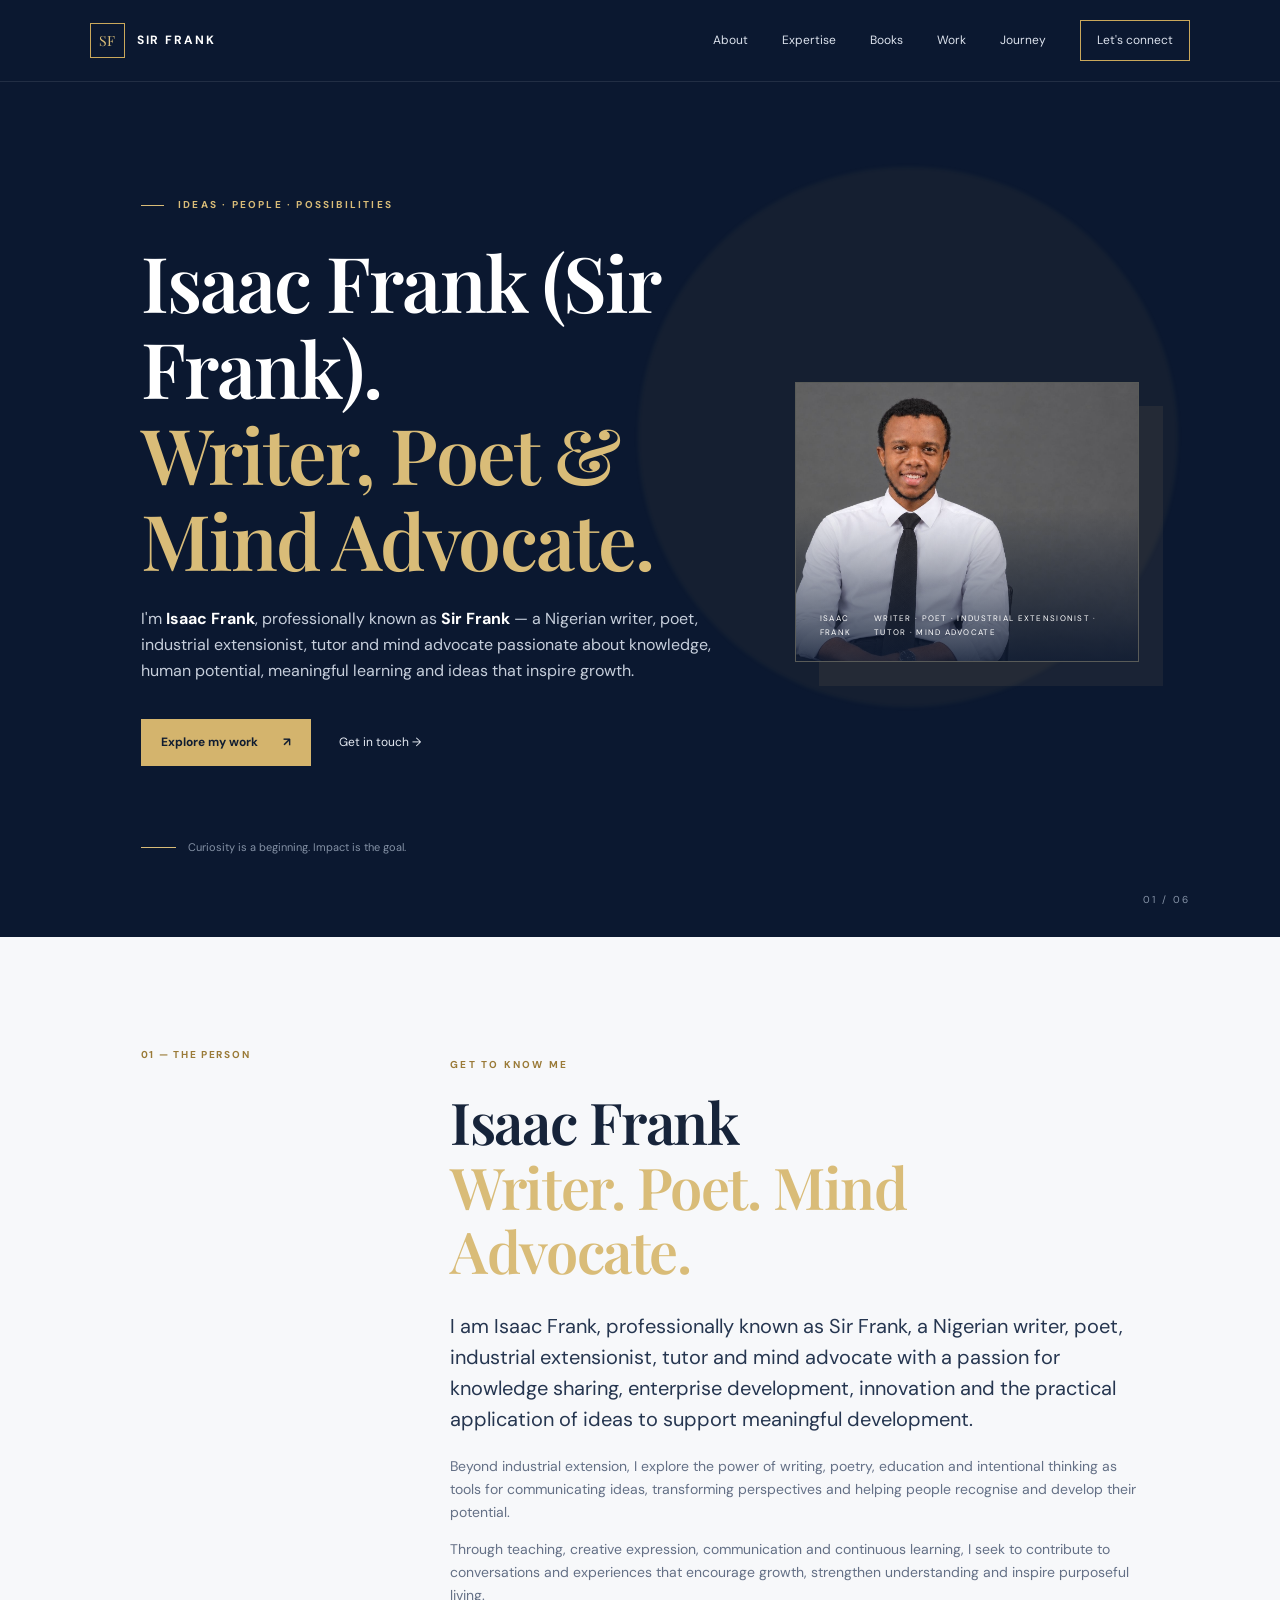
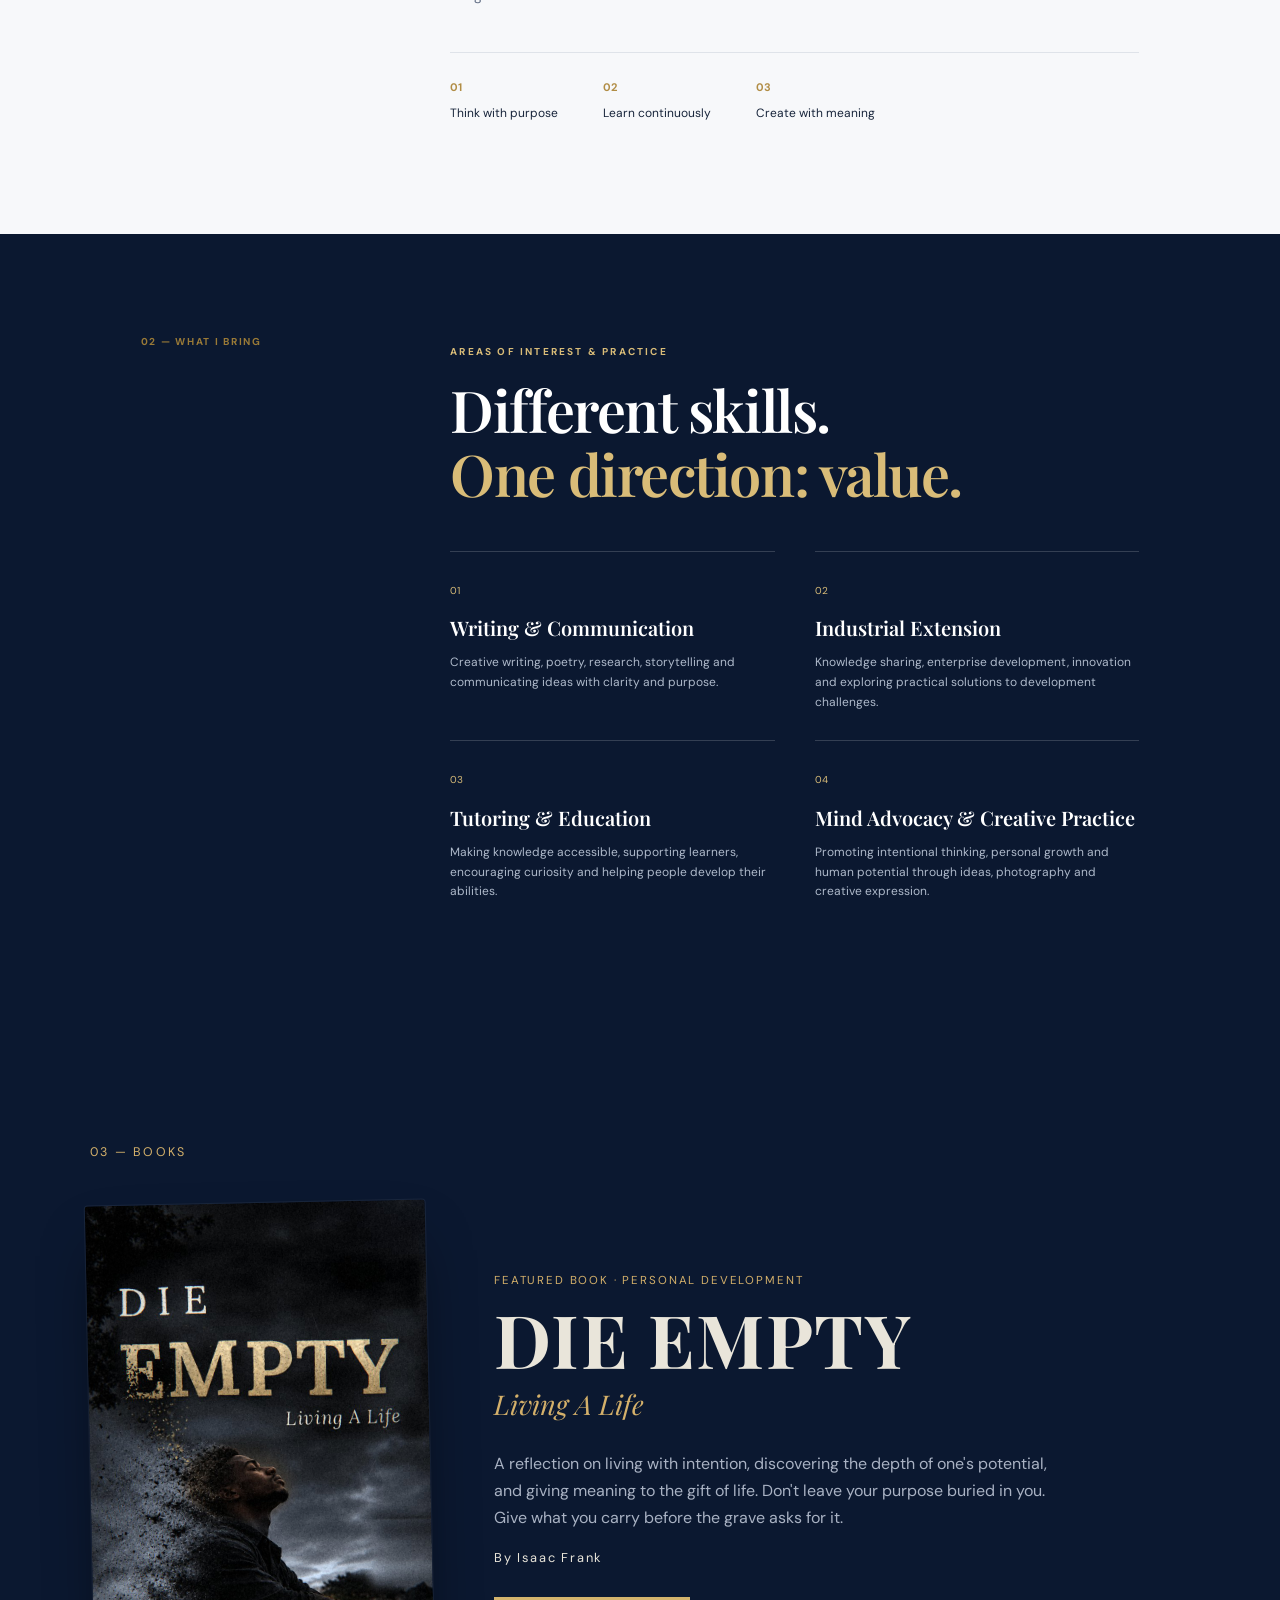
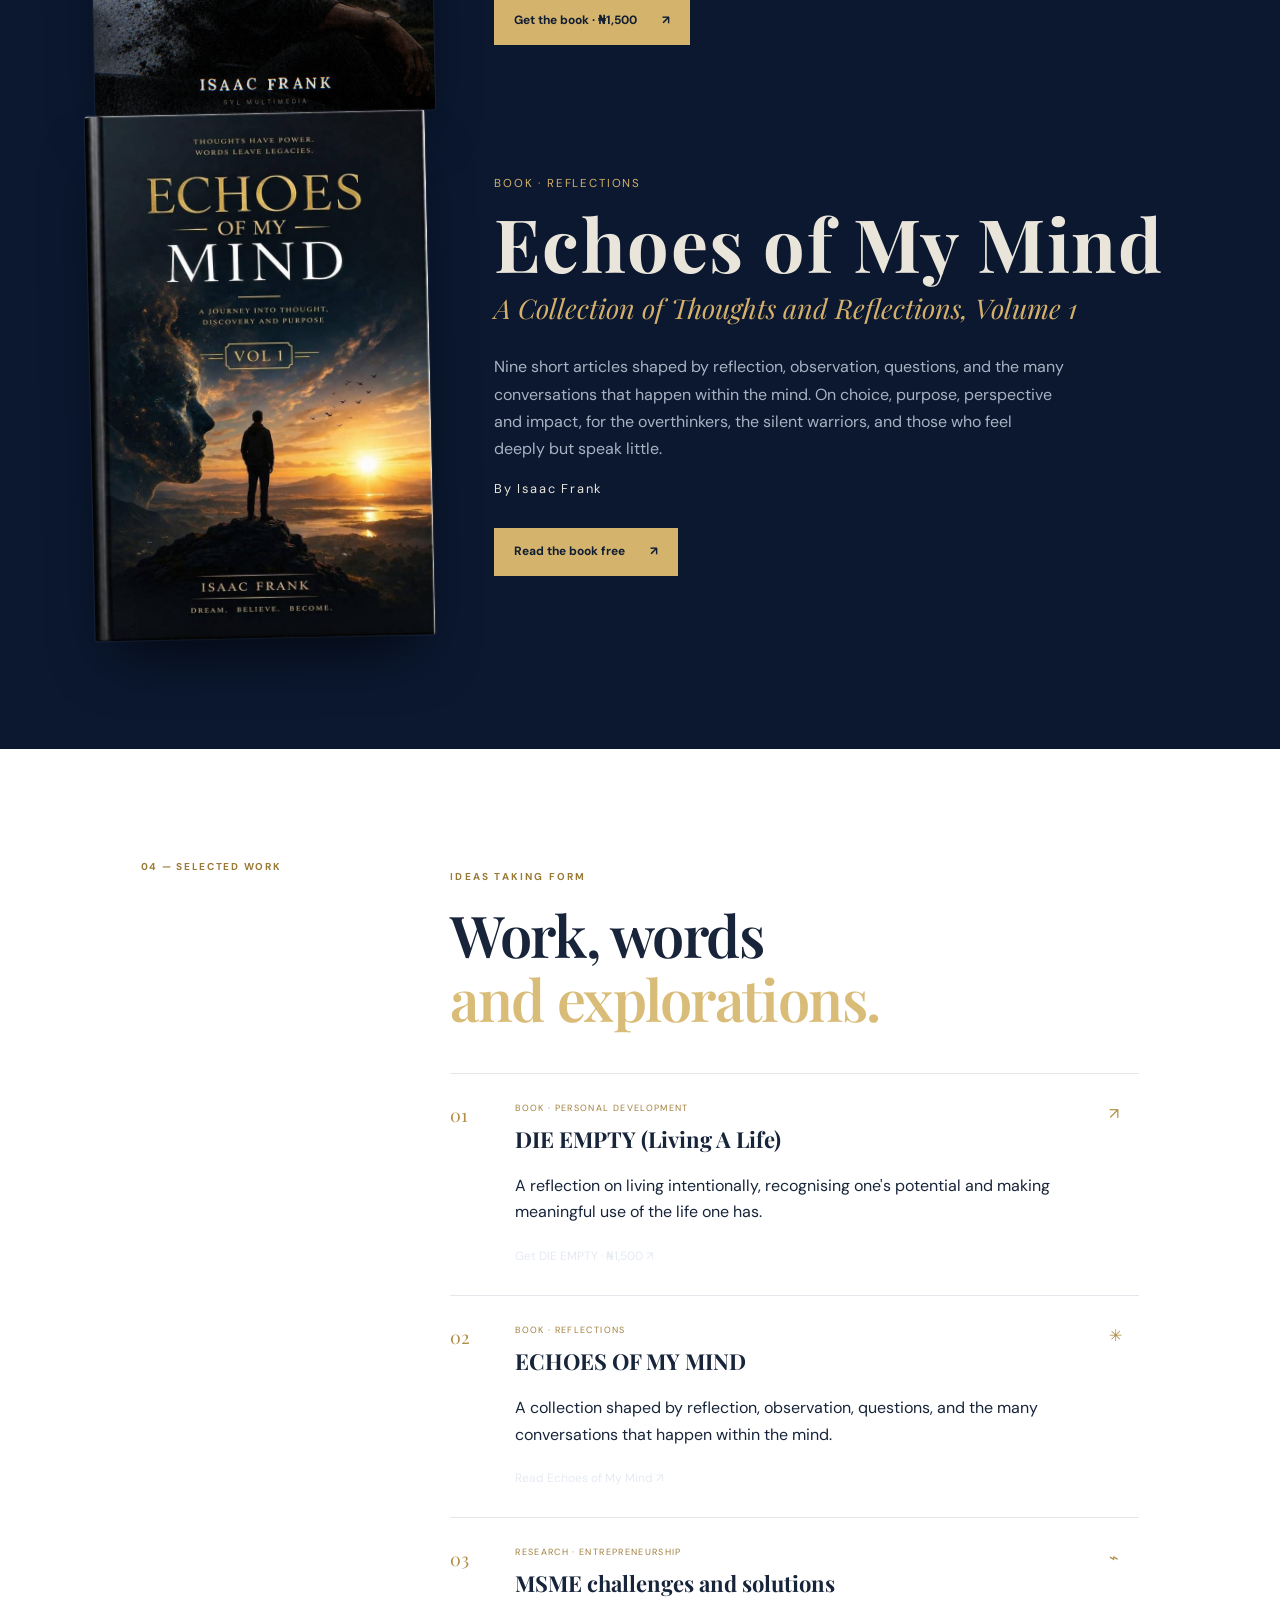
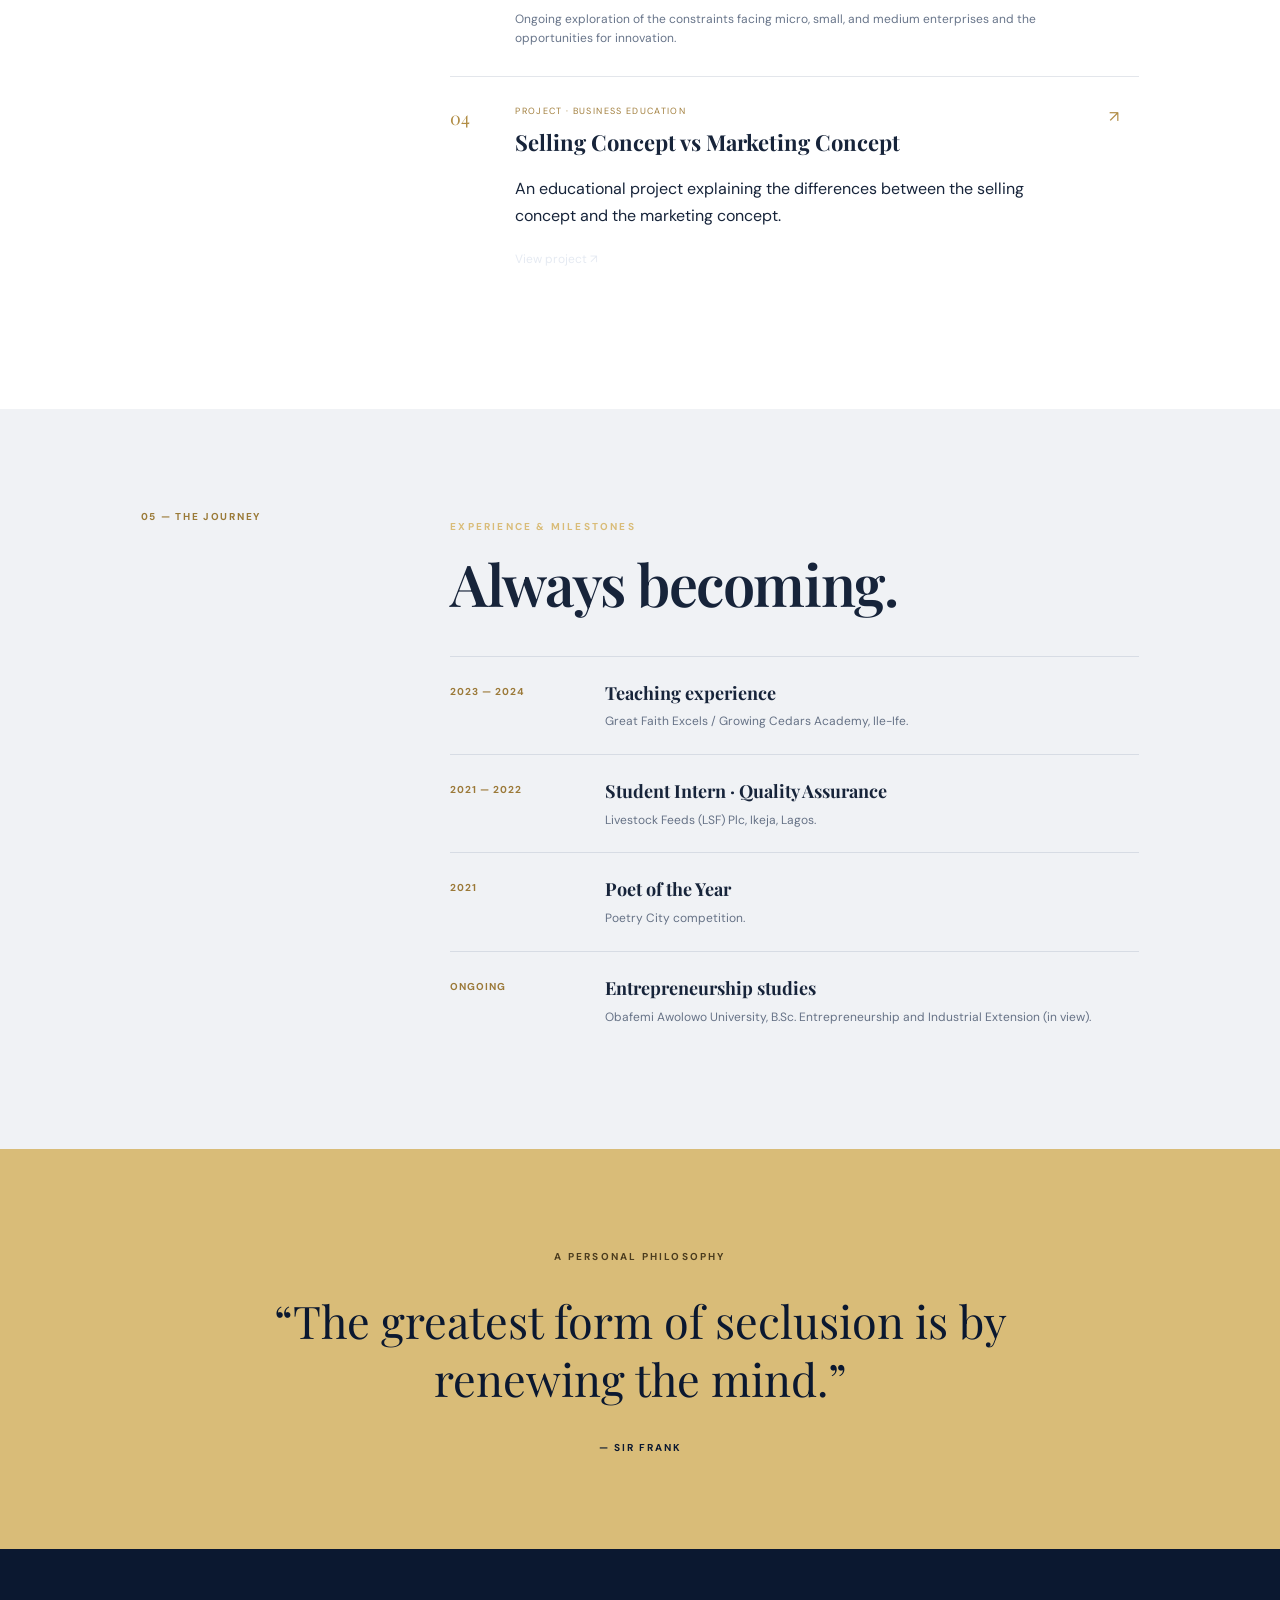
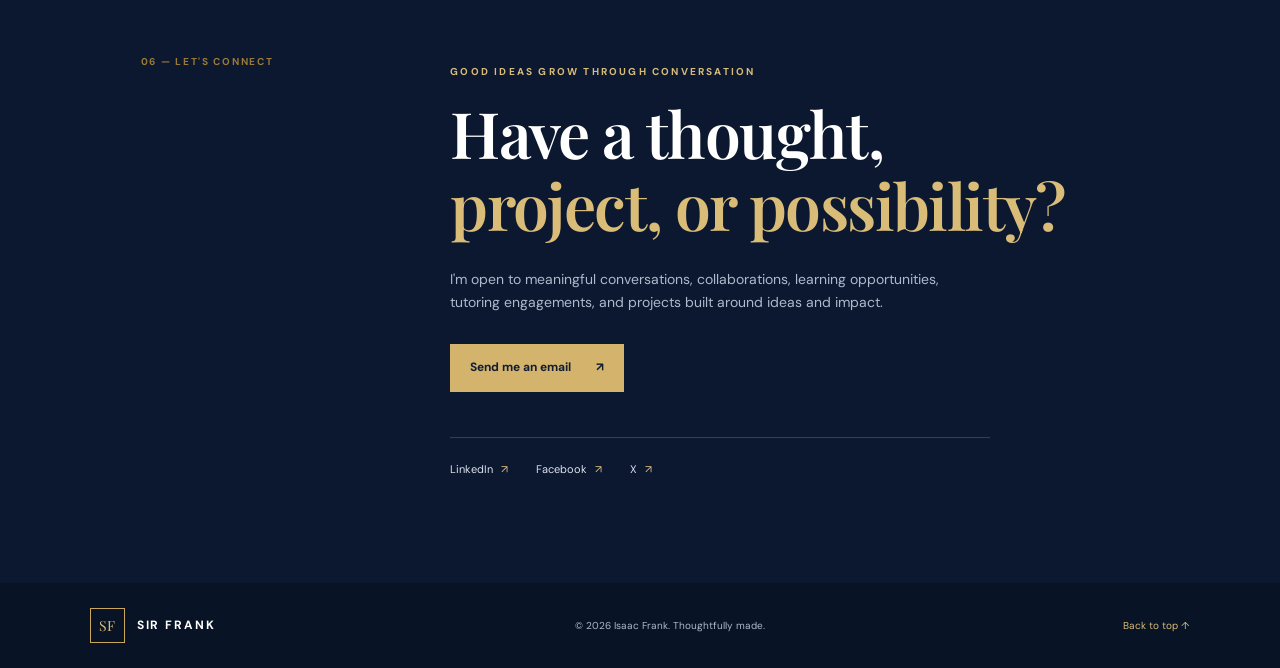
<file: index.html>
<!DOCTYPE html>
<html lang="en">
<head>
  <!-- GitHub Pages republishing update -->
  <meta charset="UTF-8">
  <meta name="viewport" content="width=device-width, initial-scale=1.0">

  <!-- Primary SEO -->
  <title>Isaac Frank (Sir Frank) | Nigerian Writer & Poet</title>
  <meta name="description" content="Visit the official website of Isaac Frank (Sir Frank), a Nigerian writer, poet, industrial extensionist, tutor and mind advocate. Explore his books, ideas and creative work.">
  <meta name="author" content="Isaac Frank">
  <meta name="google-site-verification" content="kIgIBZlrPCtTKdkkR1Ar9hsfxq_OWVDCGzjVnLo0ApE">
  <meta name="robots" content="index, follow">
  <meta name="theme-color" content="#0b1830">

  <!-- Favicon -->
  <link rel="icon" href="data:image/svg+xml,%3Csvg xmlns='http://www.w3.org/2000/svg' viewBox='0 0 64 64'%3E%3Crect width='64' height='64' rx='14' fill='%230b1830'/%3E%3Ctext x='32' y='42' font-family='Georgia,serif' font-size='28' font-weight='700' text-anchor='middle' fill='%23e8b923'%3ESF%3C/text%3E%3C/svg%3E">

  <!-- Canonical URL -->
  <link rel="canonical" href="https://sirfrank-dotcom.github.io/sirfrank/">

  <!-- Open Graph -->
  <meta property="og:type" content="website">
  <meta property="og:site_name" content="Sir Frank">
  <meta property="og:title" content="Isaac Frank (Sir Frank) | Nigerian Writer & Poet">
  <meta property="og:description" content="Visit the official website of Isaac Frank (Sir Frank), a Nigerian writer, poet, industrial extensionist, tutor and mind advocate. Explore his books, ideas and creative work.">
  <meta property="og:url" content="https://sirfrank-dotcom.github.io/sirfrank/">
  <meta property="og:image" content="https://sirfrank-dotcom.github.io/sirfrank/sir-frank-portrait.jpg">
  <meta property="og:image:alt" content="Portrait of Isaac Frank, known as Sir Frank">
  <meta property="og:locale" content="en_NG">

  <!-- Twitter / X Card -->
  <meta name="twitter:card" content="summary_large_image">
  <meta name="twitter:title" content="Isaac Frank (Sir Frank) | Nigerian Writer & Poet">
  <meta name="twitter:description" content="Explore the official website of Isaac Frank (Sir Frank), his books, ideas, creative works and professional journey.">
  <meta name="twitter:image" content="https://sirfrank-dotcom.github.io/sirfrank/sir-frank-portrait.jpg">

  <!-- Author Structured Data -->
  <script type="application/ld+json">
  {
    "@context": "https://schema.org",
    "@type": "Person",
    "name": "Isaac Frank",
    "alternateName": "Sir Frank",
    "url": "https://sirfrank-dotcom.github.io/sirfrank/",
    "image": "https://sirfrank-dotcom.github.io/sirfrank/sir-frank-portrait.jpg",
    "description": "Isaac Frank, professionally known as Sir Frank, is a Nigerian writer, poet, industrial extensionist, tutor and mind advocate interested in knowledge sharing, education, creativity, entrepreneurship and human potential.",
    "jobTitle": [
      "Writer",
      "Poet",
      "Industrial Extensionist",
      "Tutor",
      "Mind Advocate"
    ],
    "knowsAbout": [
      "Creative Writing",
      "Poetry",
      "Industrial Extension",
      "Entrepreneurship",
      "Education",
      "Tutoring",
      "Personal Development",
      "Mind Advocacy",
      "Communication"
    ],
    "email": "frankisaac816@gmail.com",
    "sameAs": [
      "https://www.linkedin.com/in/isaac-frank-819265212",
      "https://www.facebook.com/profile.php?id=61594886973166",
      "https://x.com/ScientificPhil2"
    ]
  }
  </script>

  <!-- Book Structured Data: DIE EMPTY -->
  <script type="application/ld+json">
  {
    "@context": "https://schema.org",
    "@type": "Book",
    "name": "DIE EMPTY (Living A Life)",
    "author": {
      "@type": "Person",
      "name": "Isaac Frank"
    },
    "url": "https://sirfrank-dotcom.github.io/sirfrank/read.html",
    "image": "https://sirfrank-dotcom.github.io/sirfrank/die-empty-cover.jpg",
    "genre": "Personal development",
    "description": "A reflection on living with intention, discovering the depth of one's potential, and giving meaning to the gift of life. Give what you carry before the grave asks for it.",
    "offers": {
      "@type": "Offer",
      "price": "1500",
      "priceCurrency": "NGN",
      "availability": "https://schema.org/InStock",
      "url": "https://sirfrank-dotcom.github.io/sirfrank/read.html"
    }
  }
  </script>

  <!-- Book Structured Data: Echoes of My Mind -->
  <script type="application/ld+json">
  {
    "@context": "https://schema.org",
    "@type": "Book",
    "name": "Echoes of My Mind (Volume 1)",
    "author": {
      "@type": "Person",
      "name": "Isaac Frank"
    },
    "url": "https://sirfrank-dotcom.github.io/sirfrank/read-echoes.html",
    "image": "https://sirfrank-dotcom.github.io/sirfrank/echoes-cover.jpg",
    "genre": "Reflections and essays",
    "description": "A collection of short articles on choice, purpose, perspective, human behavior and impact, written to make readers think deeper about life and the choices they make every day."
  }
  </script>

  <!-- Fonts and Styles -->
  <link rel="preconnect" href="https://fonts.googleapis.com">
  <link rel="preconnect" href="https://fonts.gstatic.com" crossorigin>
  <link href="https://fonts.googleapis.com/css2?family=DM+Sans:wght@400;500;600;700&family=Playfair+Display:wght@600;700&display=swap" rel="stylesheet">
  <link rel="stylesheet" href="styles.css">
  <link rel="stylesheet" href="books.css">
</head>

<body>

  <header class="site-header">
    <a class="brand" href="#home" aria-label="Sir Frank home">
      <span>SF</span><b>SIR FRANK</b>
    </a>

    <button class="menu-toggle" aria-label="Toggle navigation" aria-expanded="false">☰</button>

    <nav id="nav">
      <a href="#about">About</a>
      <a href="#expertise">Expertise</a>
      <a href="#books">Books</a>
      <a href="#work">Work</a>
      <a href="#journey">Journey</a>
      <a class="nav-contact" href="#contact">Let's connect</a>
    </nav>
  </header>

  <main>

    <section class="hero" id="home">
      <div class="hero-glow"></div>

      <div class="hero-copy">
        <p class="eyebrow"><span></span> IDEAS · PEOPLE · POSSIBILITIES</p>

        <h1>Isaac Frank (Sir Frank).<br><em>Writer, Poet & Mind Advocate.</em></h1>

        <p class="hero-intro">
          I'm <strong>Isaac Frank</strong>, professionally known as <strong>Sir Frank</strong> — a Nigerian writer, poet, industrial extensionist, tutor and mind advocate passionate about knowledge, human potential, meaningful learning and ideas that inspire growth.
        </p>

        <div class="hero-actions">
          <a class="button button-gold" href="#work">Explore my work <span>↗</span></a>
          <a class="text-link" href="#contact">Get in touch <span>→</span></a>
        </div>

        <div class="hero-note">
          <span class="note-line"></span>
          <span>Curiosity is a beginning. Impact is the goal.</span>
        </div>
      </div>

      <div class="hero-card">
        <img src="sir-frank-portrait.jpg" alt="Portrait of Isaac Frank, known as Sir Frank">
        <div class="card-bottom">
          <span>ISAAC FRANK</span>
          <span>WRITER · POET · INDUSTRIAL EXTENSIONIST · TUTOR · MIND ADVOCATE</span>
        </div>
      </div>

      <div class="hero-index">01 / 06</div>
    </section>

    <section class="section about-section" id="about">
      <div class="section-label">01 — THE PERSON</div>

      <div class="section-content">
        <p class="eyebrow dark">GET TO KNOW ME</p>

        <h2>Isaac Frank<br><em>Writer. Poet. Mind Advocate.</em></h2>

        <p class="lead">
          I am Isaac Frank, professionally known as Sir Frank, a Nigerian writer, poet, industrial extensionist, tutor and mind advocate with a passion for knowledge sharing, enterprise development, innovation and the practical application of ideas to support meaningful development.
        </p>

        <p>
          Beyond industrial extension, I explore the power of writing, poetry, education and intentional thinking as tools for communicating ideas, transforming perspectives and helping people recognise and develop their potential.
        </p>

        <p>
          Through teaching, creative expression, communication and continuous learning, I seek to contribute to conversations and experiences that encourage growth, strengthen understanding and inspire purposeful living.
        </p>

        <div class="values">
          <div><b>01</b><span>Think with purpose</span></div>
          <div><b>02</b><span>Learn continuously</span></div>
          <div><b>03</b><span>Create with meaning</span></div>
        </div>
      </div>
    </section>

    <section class="expertise-section" id="expertise">
      <div class="section-label">02 — WHAT I BRING</div>

      <div class="expertise-main">
        <p class="eyebrow">AREAS OF INTEREST & PRACTICE</p>

        <h2>Different skills.<br><em>One direction: value.</em></h2>

        <div class="skill-grid">
          <article>
            <span>01</span>
            <h3>Writing & Communication</h3>
            <p>Creative writing, poetry, research, storytelling and communicating ideas with clarity and purpose.</p>
          </article>

          <article>
            <span>02</span>
            <h3>Industrial Extension</h3>
            <p>Knowledge sharing, enterprise development, innovation and exploring practical solutions to development challenges.</p>
          </article>

          <article>
            <span>03</span>
            <h3>Tutoring & Education</h3>
            <p>Making knowledge accessible, supporting learners, encouraging curiosity and helping people develop their abilities.</p>
          </article>

          <article>
            <span>04</span>
            <h3>Mind Advocacy & Creative Practice</h3>
            <p>Promoting intentional thinking, personal growth and human potential through ideas, photography and creative expression.</p>
          </article>
        </div>
      </div>
    </section>

    <!-- BOOKS -->
    <section class="books-section" id="books">
      <div class="books-inner">
        <p class="books-label">03 — BOOKS</p>

        <!-- DIE EMPTY: PAID BOOK -->
        <article class="book-feature">
          <a class="book-cover" href="read.html" aria-label="Purchase and read DIE EMPTY (Living A Life)">
            <img
              src="die-empty-cover.jpg"
              width="800" height="1200"
              loading="lazy"
              alt="Cover of DIE EMPTY (Living A Life) by Isaac Frank: a man in profile looking up at a stormy sky, his shoulder dissolving into dust">
          </a>

          <div class="book-info" id="book-die-empty">
            <p class="books-tag">FEATURED BOOK · PERSONAL DEVELOPMENT</p>
            <h2>DIE EMPTY</h2>
            <p class="book-subtitle">Living A Life</p>
            <p class="book-blurb">
              A reflection on living with intention, discovering the depth
              of one's potential, and giving meaning to the gift of life.
              Don't leave your purpose buried in you. Give what you carry
              before the grave asks for it.
            </p>
            <p class="book-author">By Isaac Frank</p>

            <div class="book-actions">
              <a class="button button-gold" href="read.html">
                Get the book · ₦1,500 <span>↗</span>
              </a>
            </div>
          </div>
        </article>

        <!-- ECHOES OF MY MIND -->
        <article class="book-feature">
          <a class="book-cover" href="read-echoes.html" aria-label="Read Echoes of My Mind (Volume 1) online">
            <img
              src="echoes-cover.jpg"
              width="800" height="1234"
              loading="lazy"
              alt="Cover of Echoes of My Mind, Volume 1, by Isaac Frank: a man standing on a mountain at sunset, facing a face made of stars">
          </a>

          <div class="book-info" id="book-echoes">
            <p class="books-tag">BOOK · REFLECTIONS</p>
            <h2>Echoes of My Mind</h2>
            <p class="book-subtitle">A Collection of Thoughts and Reflections, Volume 1</p>
            <p class="book-blurb">
              Nine short articles shaped by reflection, observation,
              questions, and the many conversations that happen within
              the mind. On choice, purpose, perspective and impact, for
              the overthinkers, the silent warriors, and those who feel
              deeply but speak little.
            </p>
            <p class="book-author">By Isaac Frank</p>
            <div class="book-actions">
              <a class="button button-gold" href="read-echoes.html">
                Read the book free <span>↗</span>
              </a>
            </div>
          </div>
        </article>
      </div>
    </section>

    <section class="section work-section" id="work">
      <div class="section-label">04 — SELECTED WORK</div>

      <div class="section-content">
        <p class="eyebrow dark">IDEAS TAKING FORM</p>

        <h2>Work, words<br><em>and explorations.</em></h2>

        <div class="work-list">

          <article class="work-item">
            <div class="work-no">01</div>

            <div>
              <p class="work-type">BOOK · PERSONAL DEVELOPMENT</p>
              <h3>DIE EMPTY (Living A Life)</h3>
              <p>A reflection on living intentionally, recognising one's potential and making meaningful use of the life one has.</p>

              <a class="text-link" href="read.html">Get DIE EMPTY · ₦1,500 ↗</a>
            </div>

            <span class="work-mark">↗</span>
          </article>

          <article class="work-item">
            <div class="work-no">02</div>

            <div>
              <p class="work-type">BOOK · REFLECTIONS</p>
              <h3>ECHOES OF MY MIND</h3>
              <p>A collection shaped by reflection, observation, questions, and the many conversations that happen within the mind.</p>

              <a class="text-link" href="read-echoes.html">Read Echoes of My Mind ↗</a>
            </div>

            <span class="work-mark">✳</span>
          </article>

          <article class="work-item">
            <div class="work-no">03</div>

            <div>
              <p class="work-type">RESEARCH · ENTREPRENEURSHIP</p>
              <h3>MSME challenges and solutions</h3>
              <p>Ongoing exploration of the constraints facing micro, small, and medium enterprises and the opportunities for innovation.</p>
            </div>

            <span class="work-mark">⌁</span>
          </article>

          <article class="work-item">
            <div class="work-no">04</div>

            <div>
              <p class="work-type">PROJECT · BUSINESS EDUCATION</p>
              <h3>Selling Concept vs Marketing Concept</h3>
              <p>An educational project explaining the differences between the selling concept and the marketing concept.</p>

              <a class="text-link" href="https://sellingconceptvsmarketinconcept.netlify.app" target="_blank" rel="noopener noreferrer">View project ↗</a>
            </div>

            <span class="work-mark">↗</span>
          </article>

        </div>
      </div>
    </section>

    <section class="journey-section" id="journey">
      <div class="section-label">05 — THE JOURNEY</div>

      <div class="journey-main">
        <p class="eyebrow">EXPERIENCE & MILESTONES</p>

        <h2>Always becoming.</h2>

        <div class="timeline">

          <div class="timeline-item">
            <span>2023 — 2024</span>
            <div>
              <h3>Teaching experience</h3>
              <p>Great Faith Excels / Growing Cedars Academy, Ile-Ife.</p>
            </div>
          </div>

          <div class="timeline-item">
            <span>2021 — 2022</span>
            <div>
              <h3>Student Intern · Quality Assurance</h3>
              <p>Livestock Feeds (LSF) Plc, Ikeja, Lagos.</p>
            </div>
          </div>

          <div class="timeline-item">
            <span>2021</span>
            <div>
              <h3>Poet of the Year</h3>
              <p>Poetry City competition.</p>
            </div>
          </div>

          <div class="timeline-item">
            <span>ONGOING</span>
            <div>
              <h3>Entrepreneurship studies</h3>
              <p>Obafemi Awolowo University, B.Sc. Entrepreneurship and Industrial Extension (in view).</p>
            </div>
          </div>

        </div>
      </div>
    </section>

    <section class="quote-section">
      <p class="eyebrow">A PERSONAL PHILOSOPHY</p>

      <blockquote>“The greatest form of seclusion is by renewing the mind.”</blockquote>

      <span>— SIR FRANK</span>
    </section>

    <section class="contact-section" id="contact">
      <div class="section-label">06 — LET'S CONNECT</div>

      <div class="contact-main">
        <p class="eyebrow">GOOD IDEAS GROW THROUGH CONVERSATION</p>

        <h2>Have a thought,<br><em>project, or possibility?</em></h2>

        <p class="contact-intro">
          I'm open to meaningful conversations, collaborations, learning opportunities, tutoring engagements, and projects built around ideas and impact.
        </p>

        <a class="button button-gold" href="mailto:frankisaac816@gmail.com">
          Send me an email <span>↗</span>
        </a>

        <div class="social-links">
          <a href="https://www.linkedin.com/in/isaac-frank-819265212" target="_blank" rel="noopener noreferrer">LinkedIn <span>↗</span></a>

          <a href="https://www.facebook.com/profile.php?id=61594886973166" target="_blank" rel="noopener noreferrer">Facebook <span>↗</span></a>

          <a href="https://x.com/ScientificPhil2" target="_blank" rel="noopener noreferrer">X <span>↗</span></a>
        </div>
      </div>
    </section>

  </main>

  <footer>
    <a class="brand" href="#home">
      <span>SF</span><b>SIR FRANK</b>
    </a>

    <p>© <span id="year"></span> Isaac Frank. Thoughtfully made.</p>

    <a href="#home" class="back-top">Back to top ↑</a>
  </footer>

  <script src="script.js"></script>

</body>
</html>
</file>
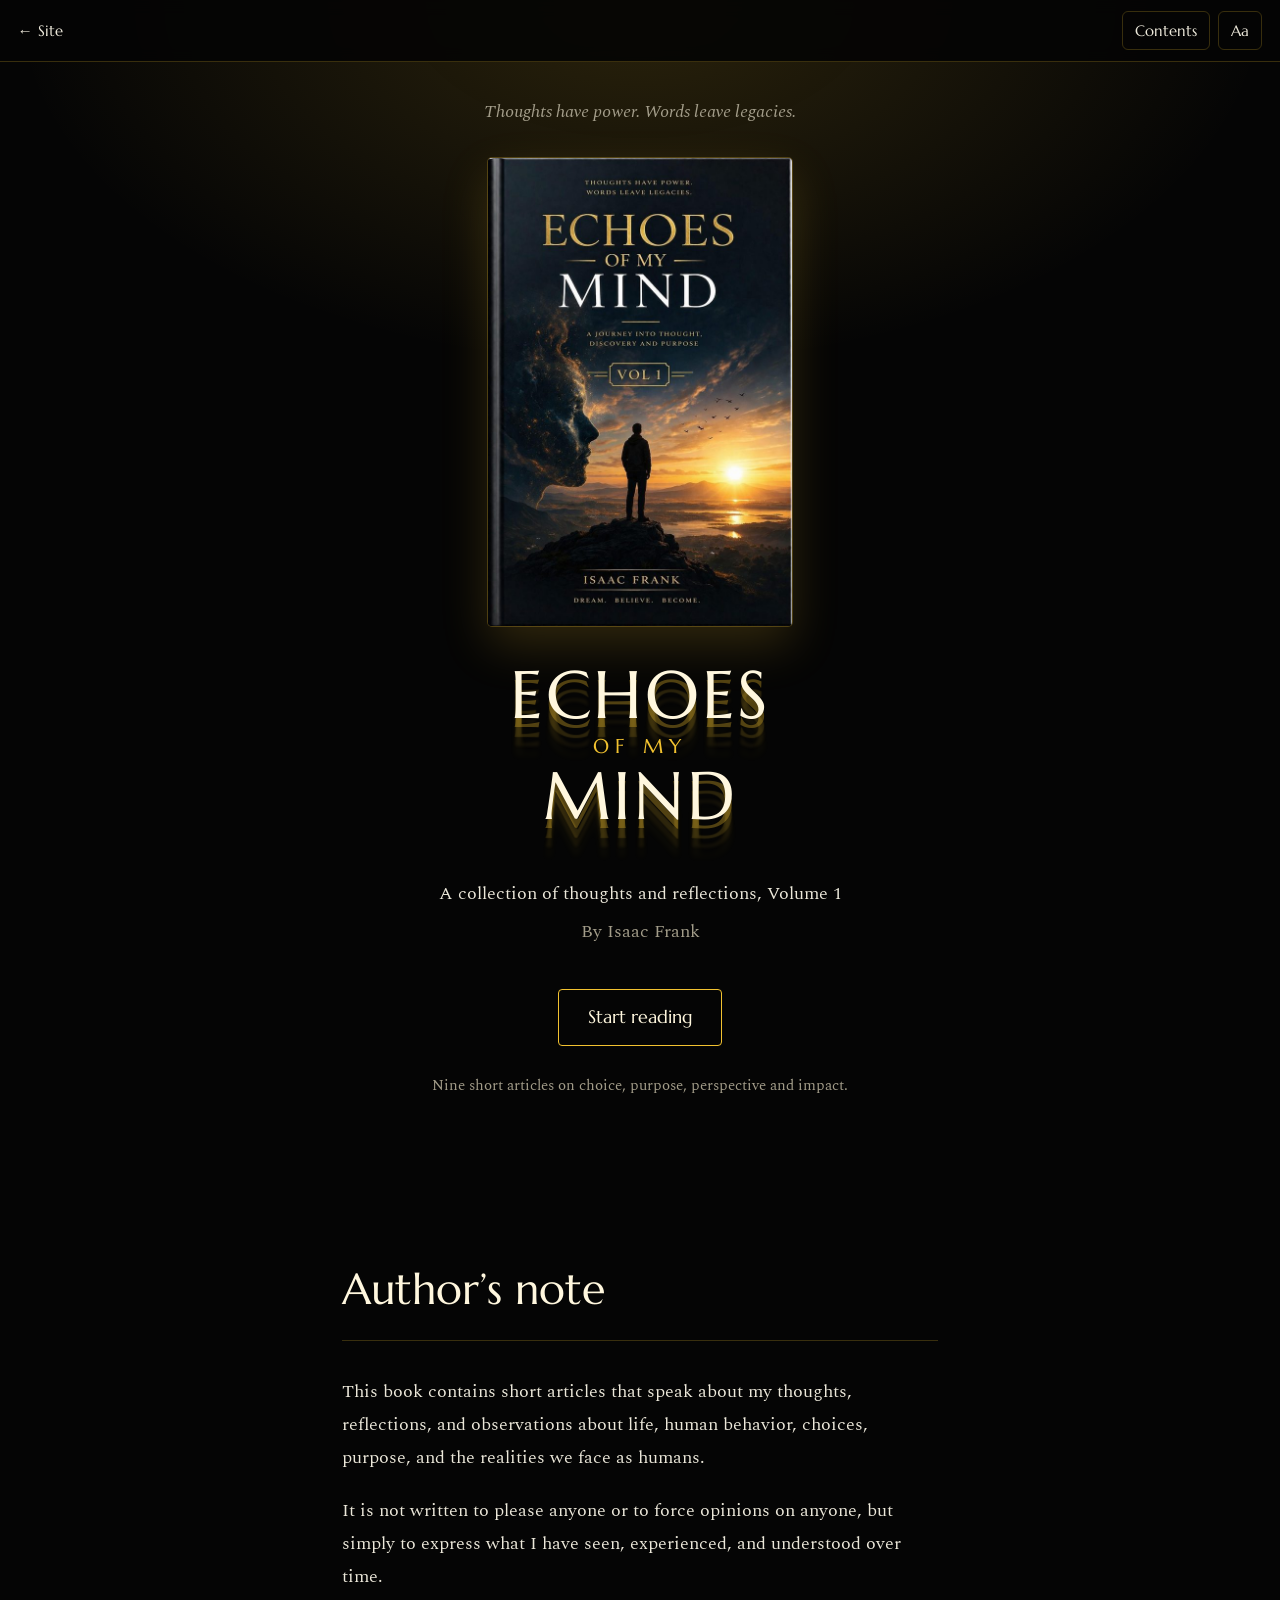
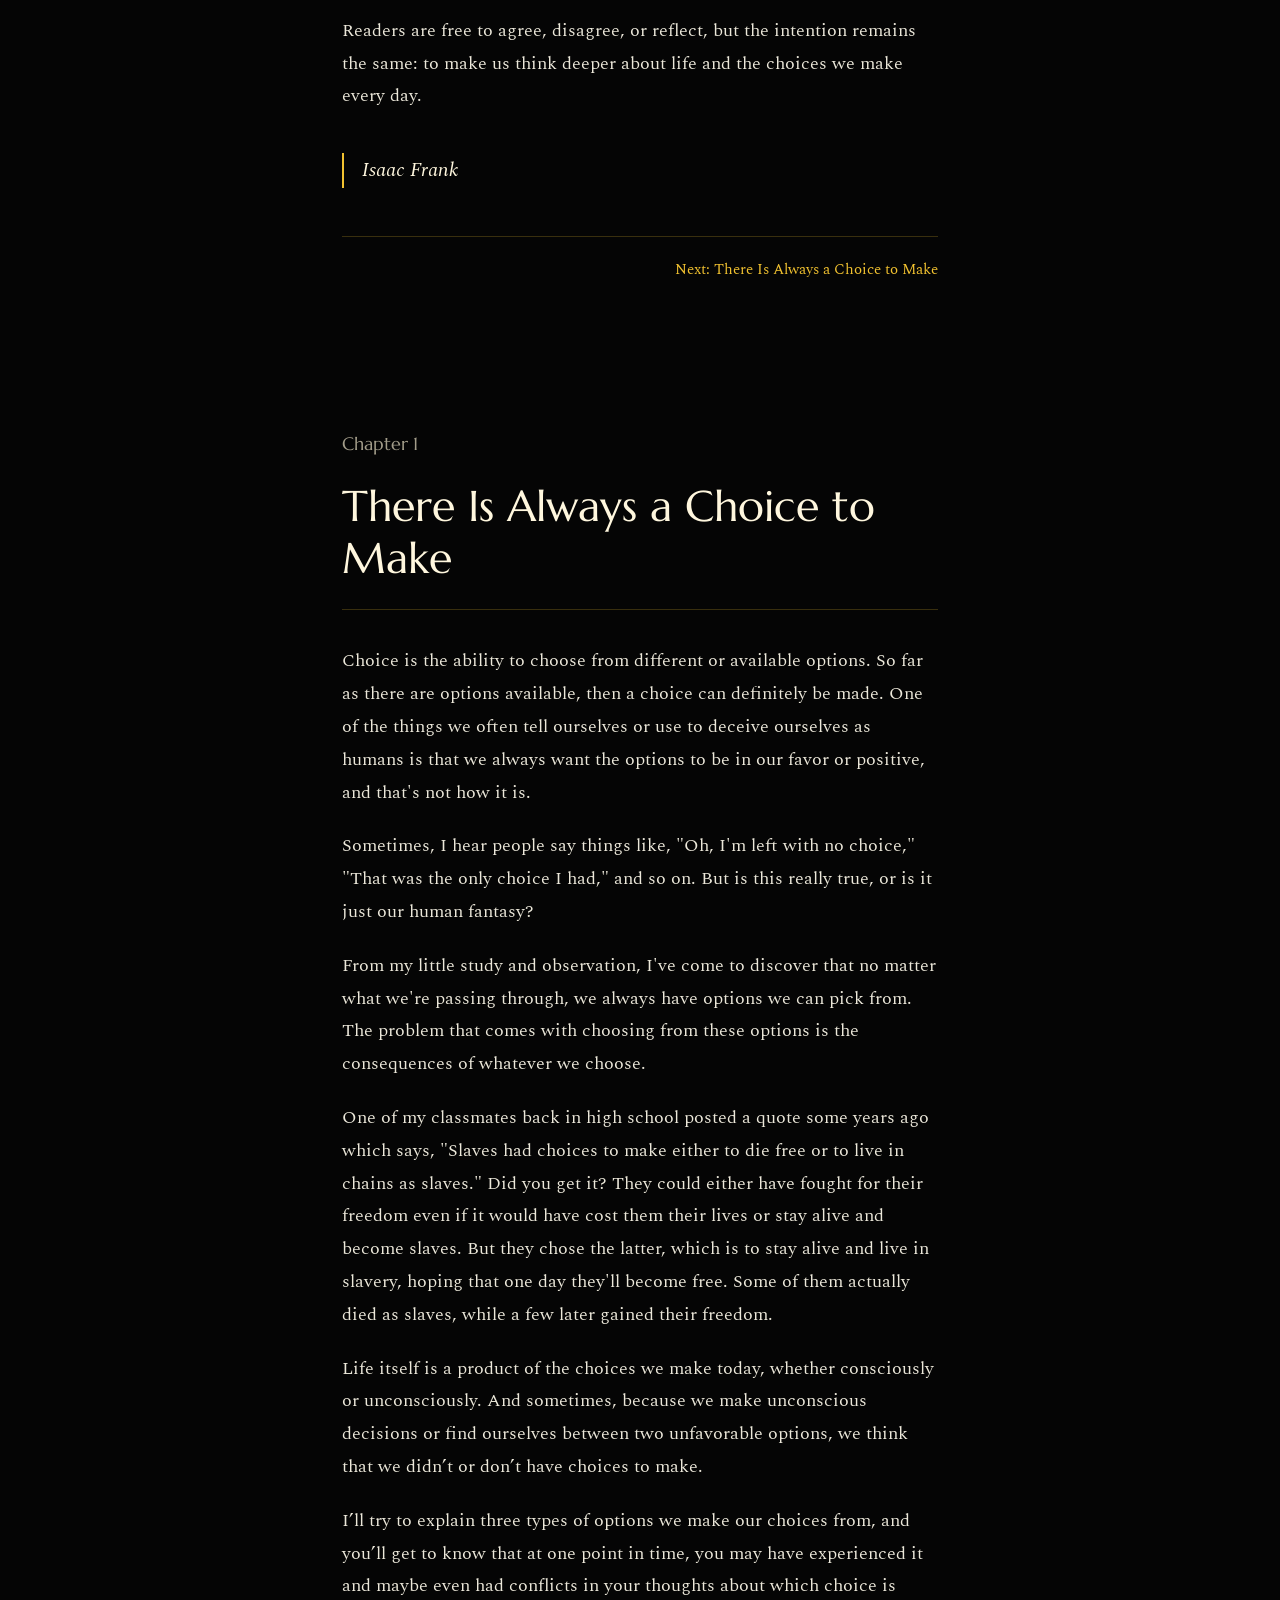
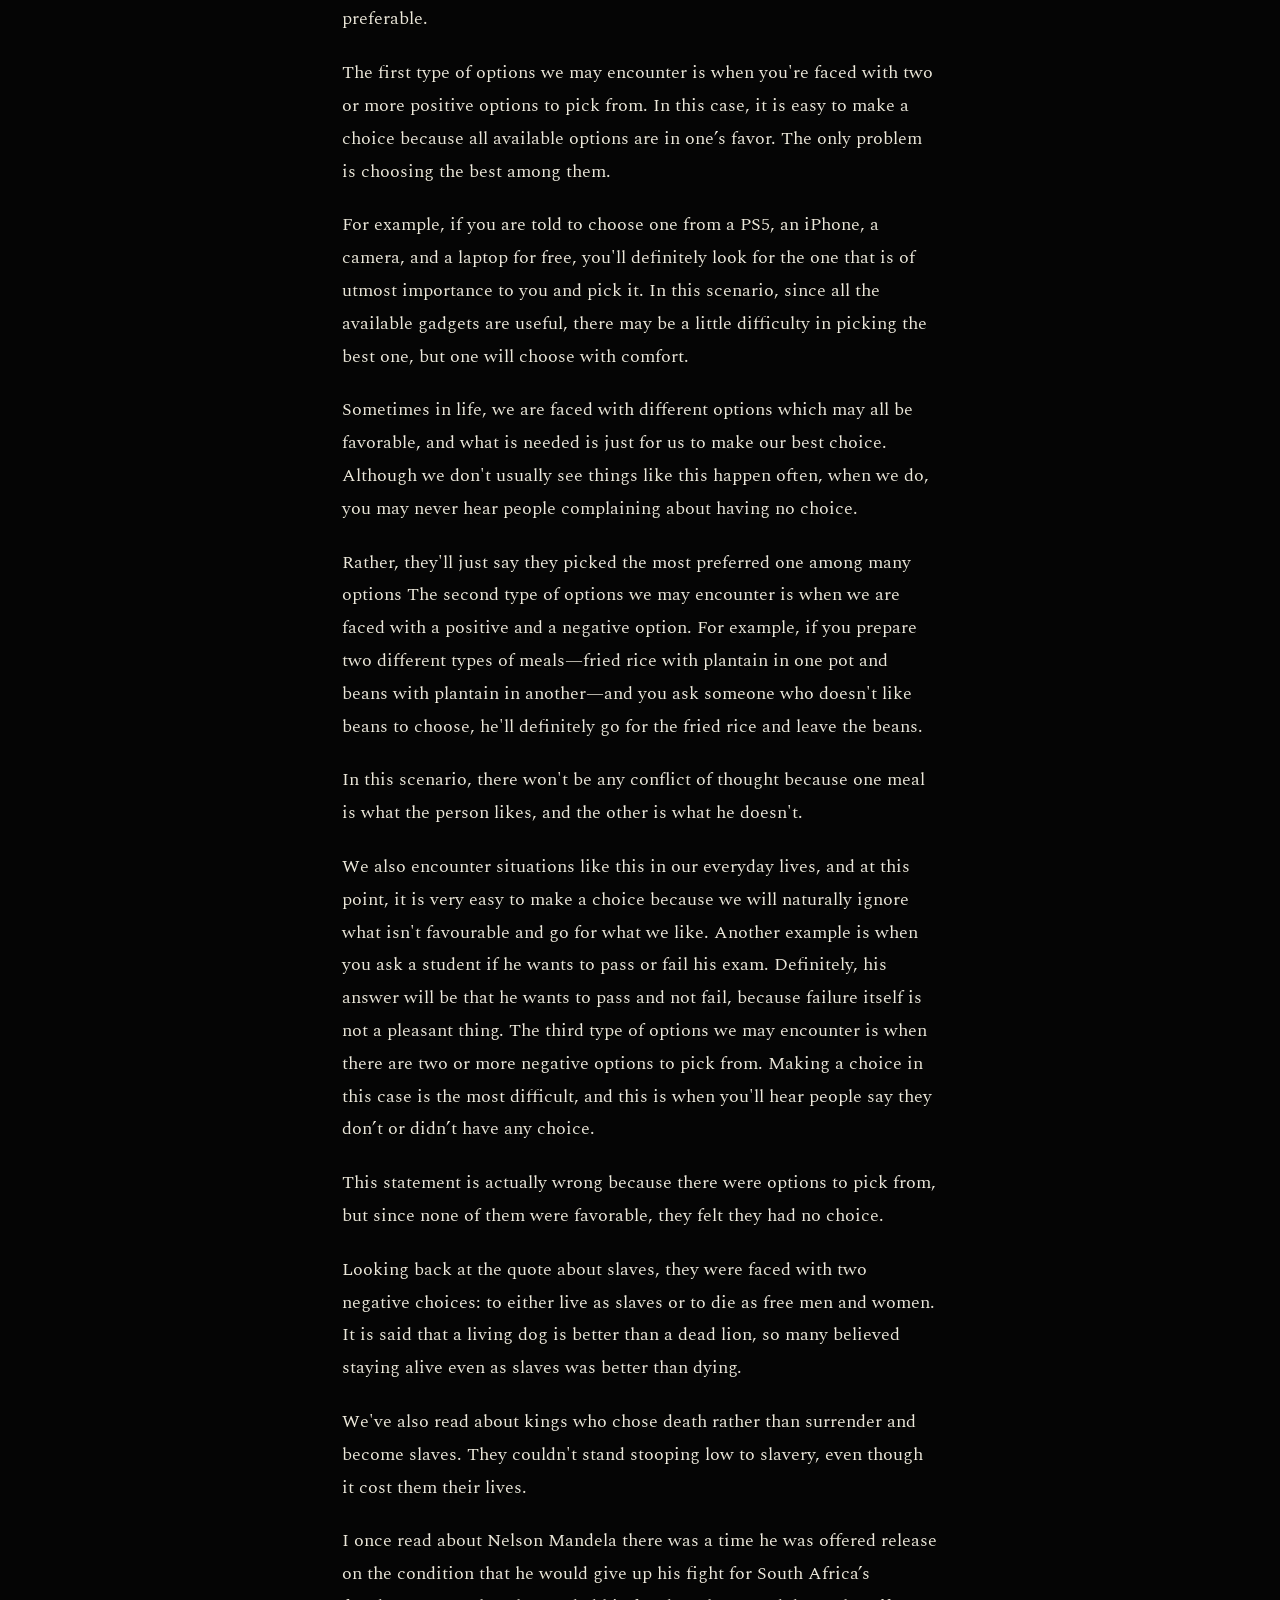
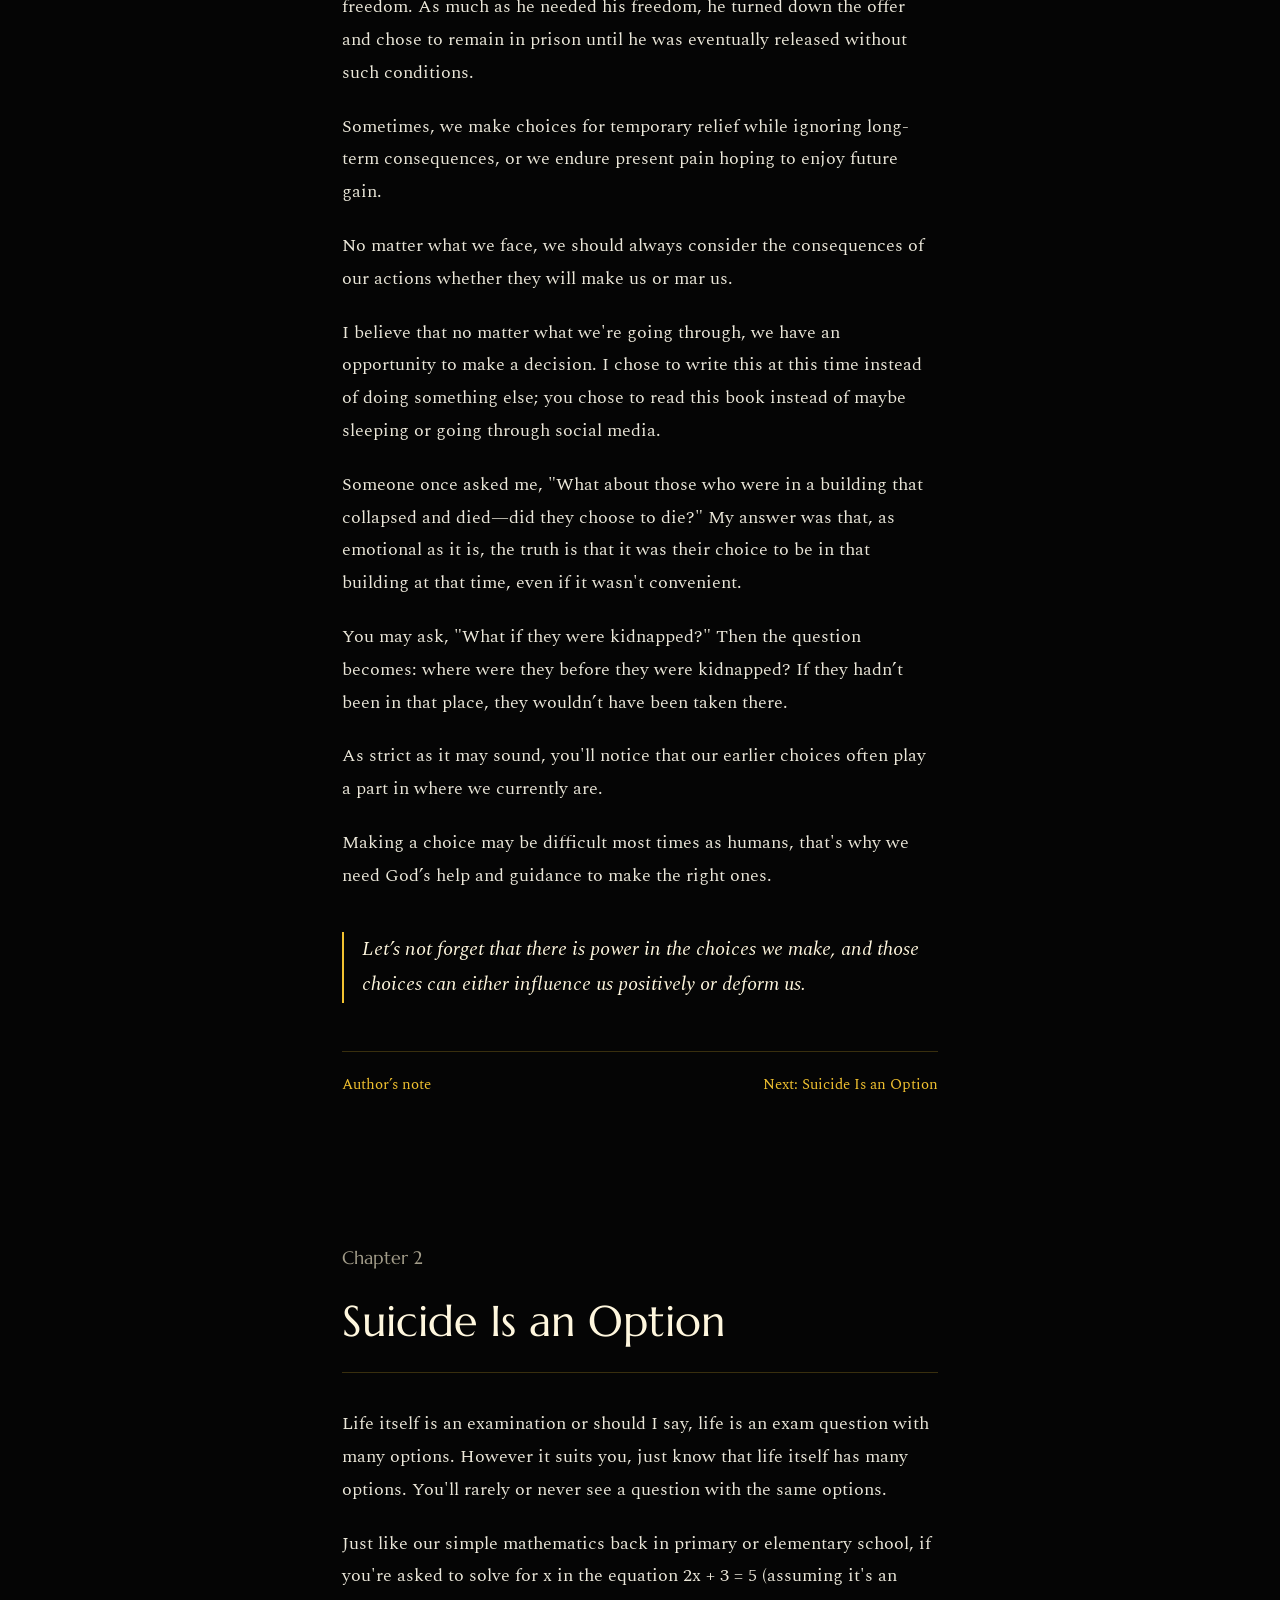
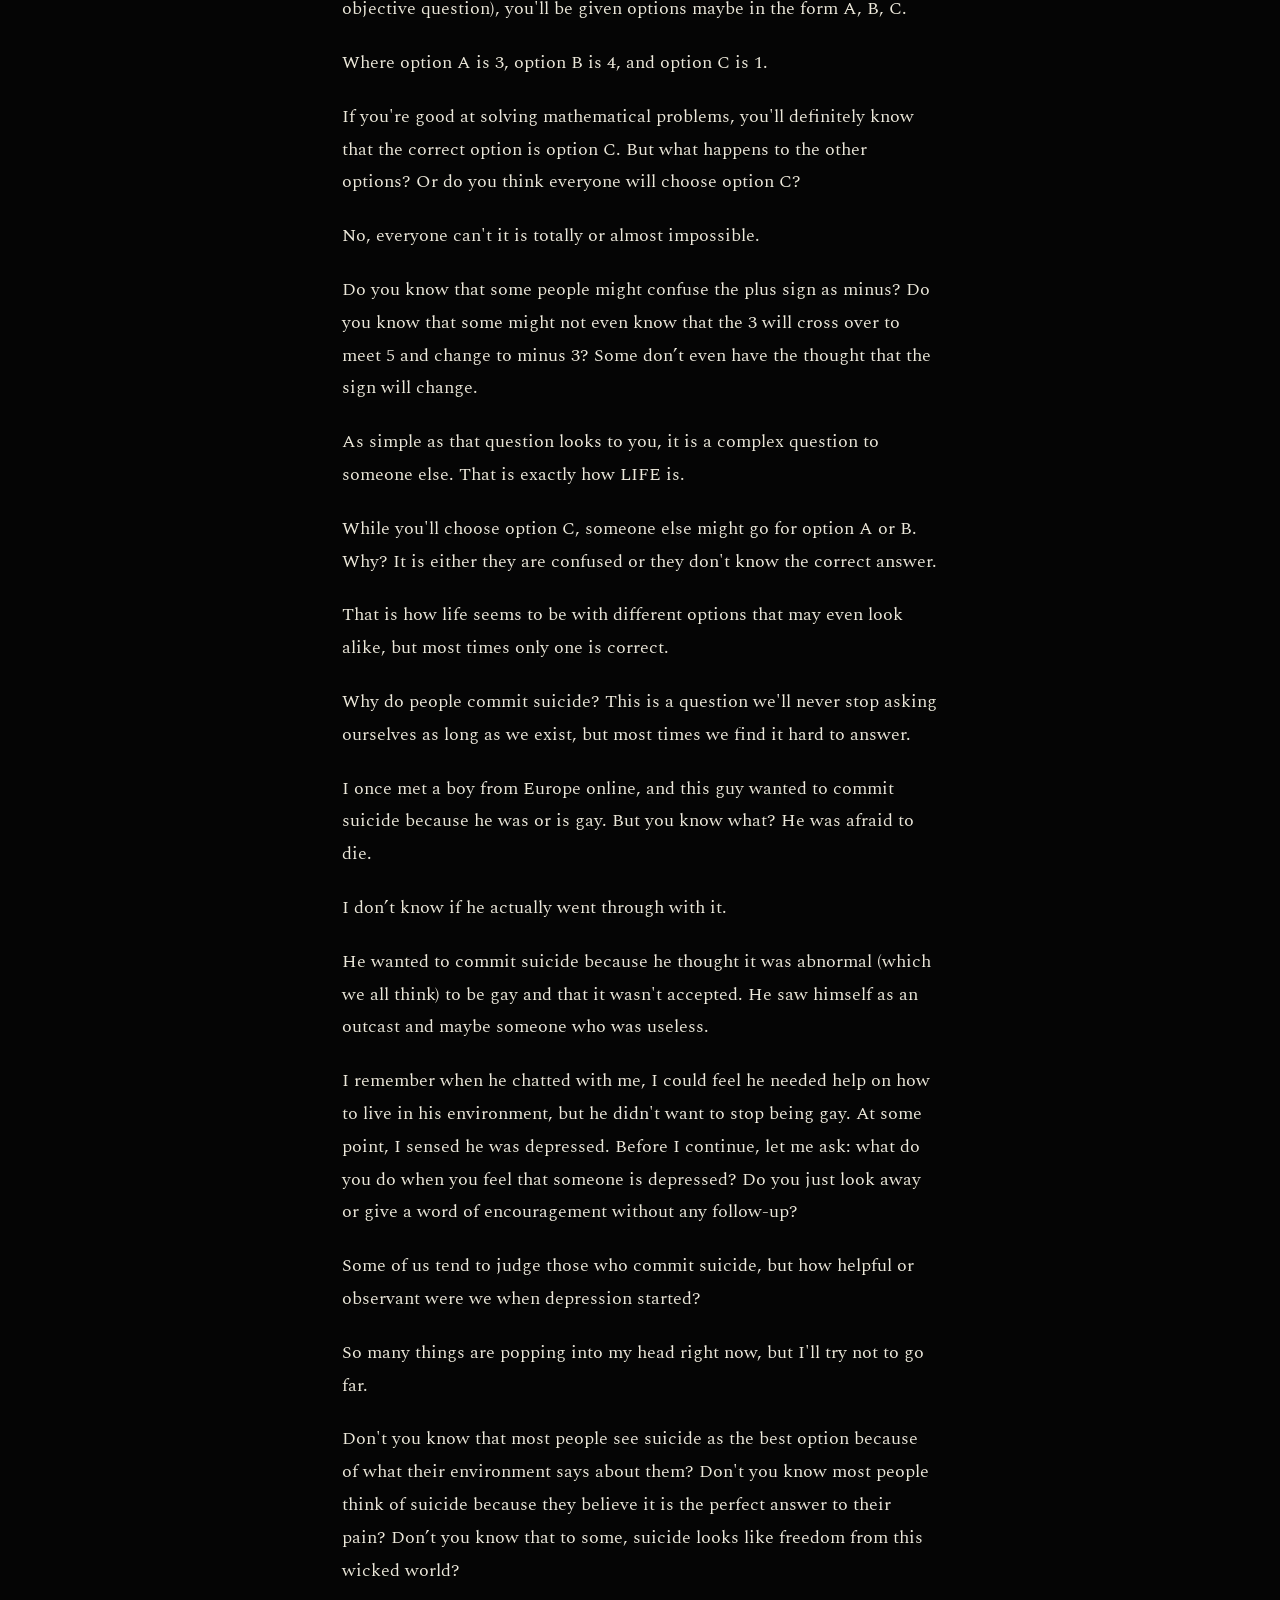
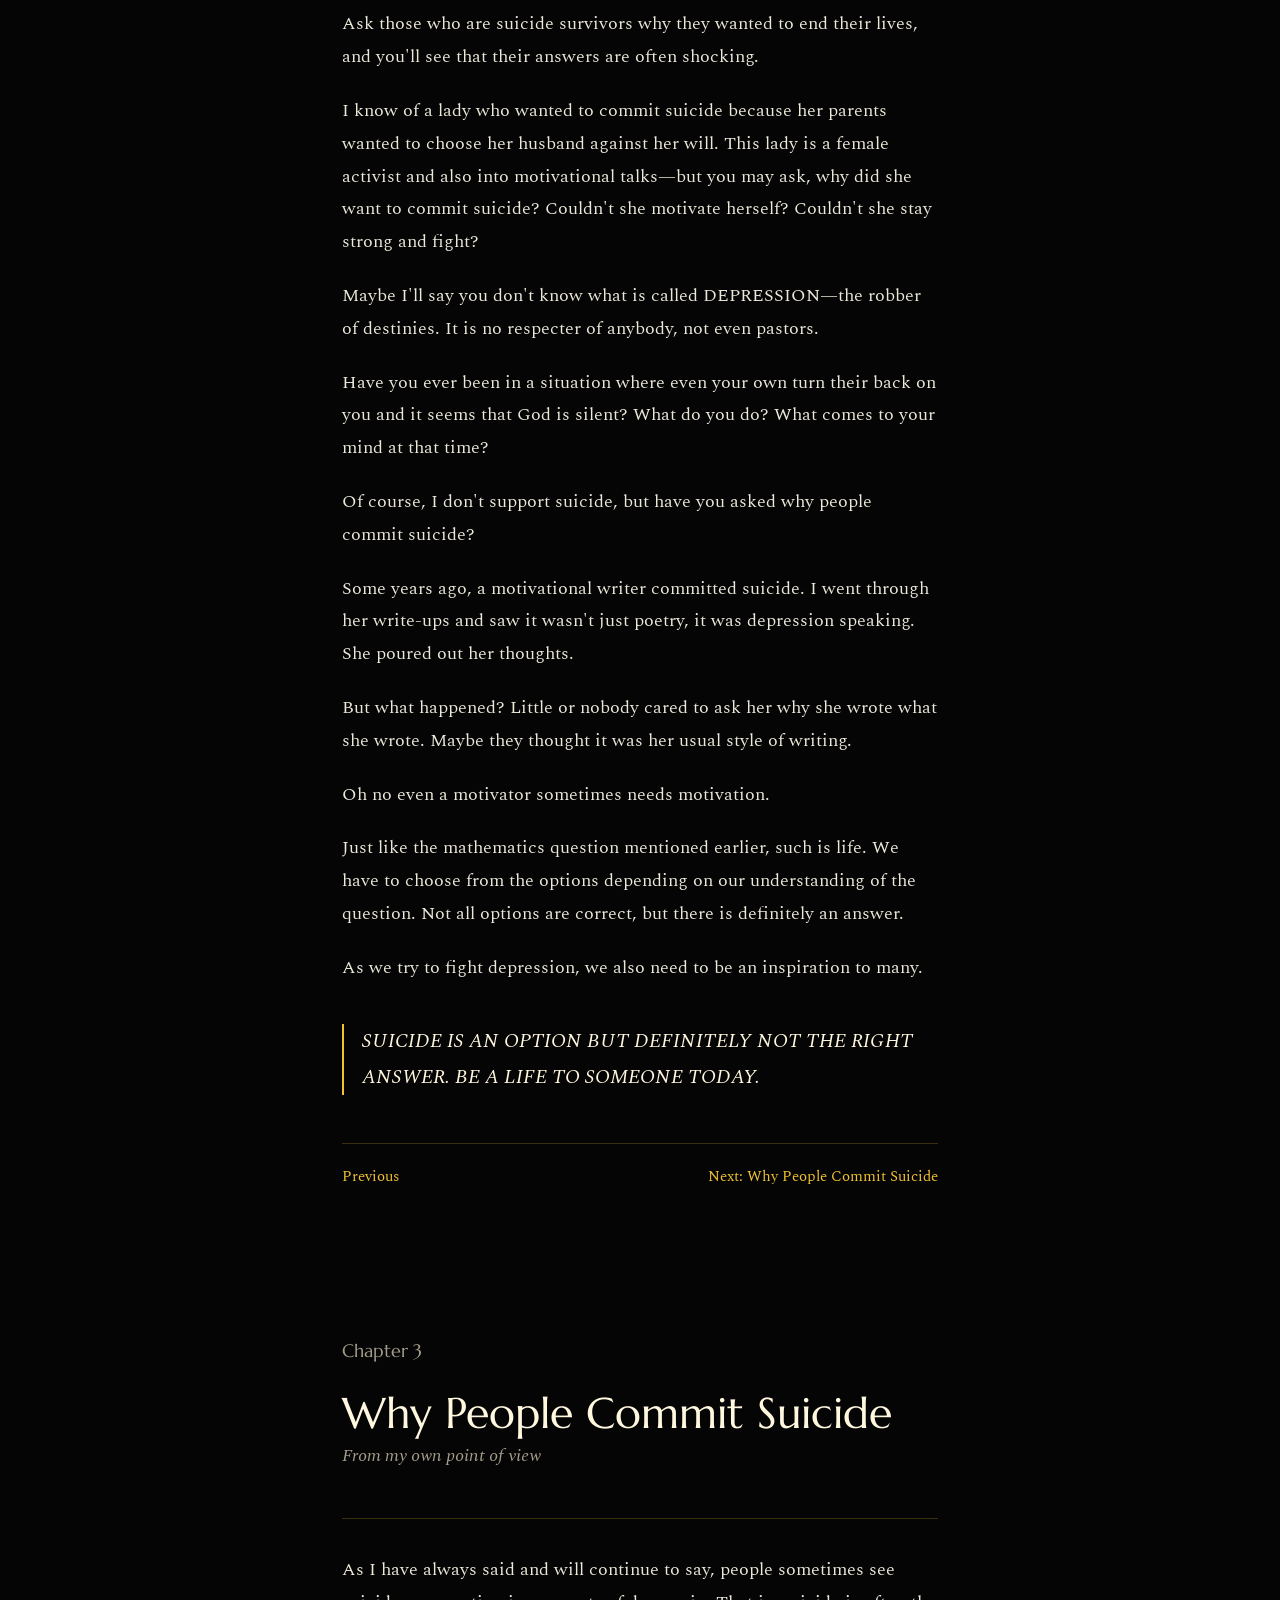
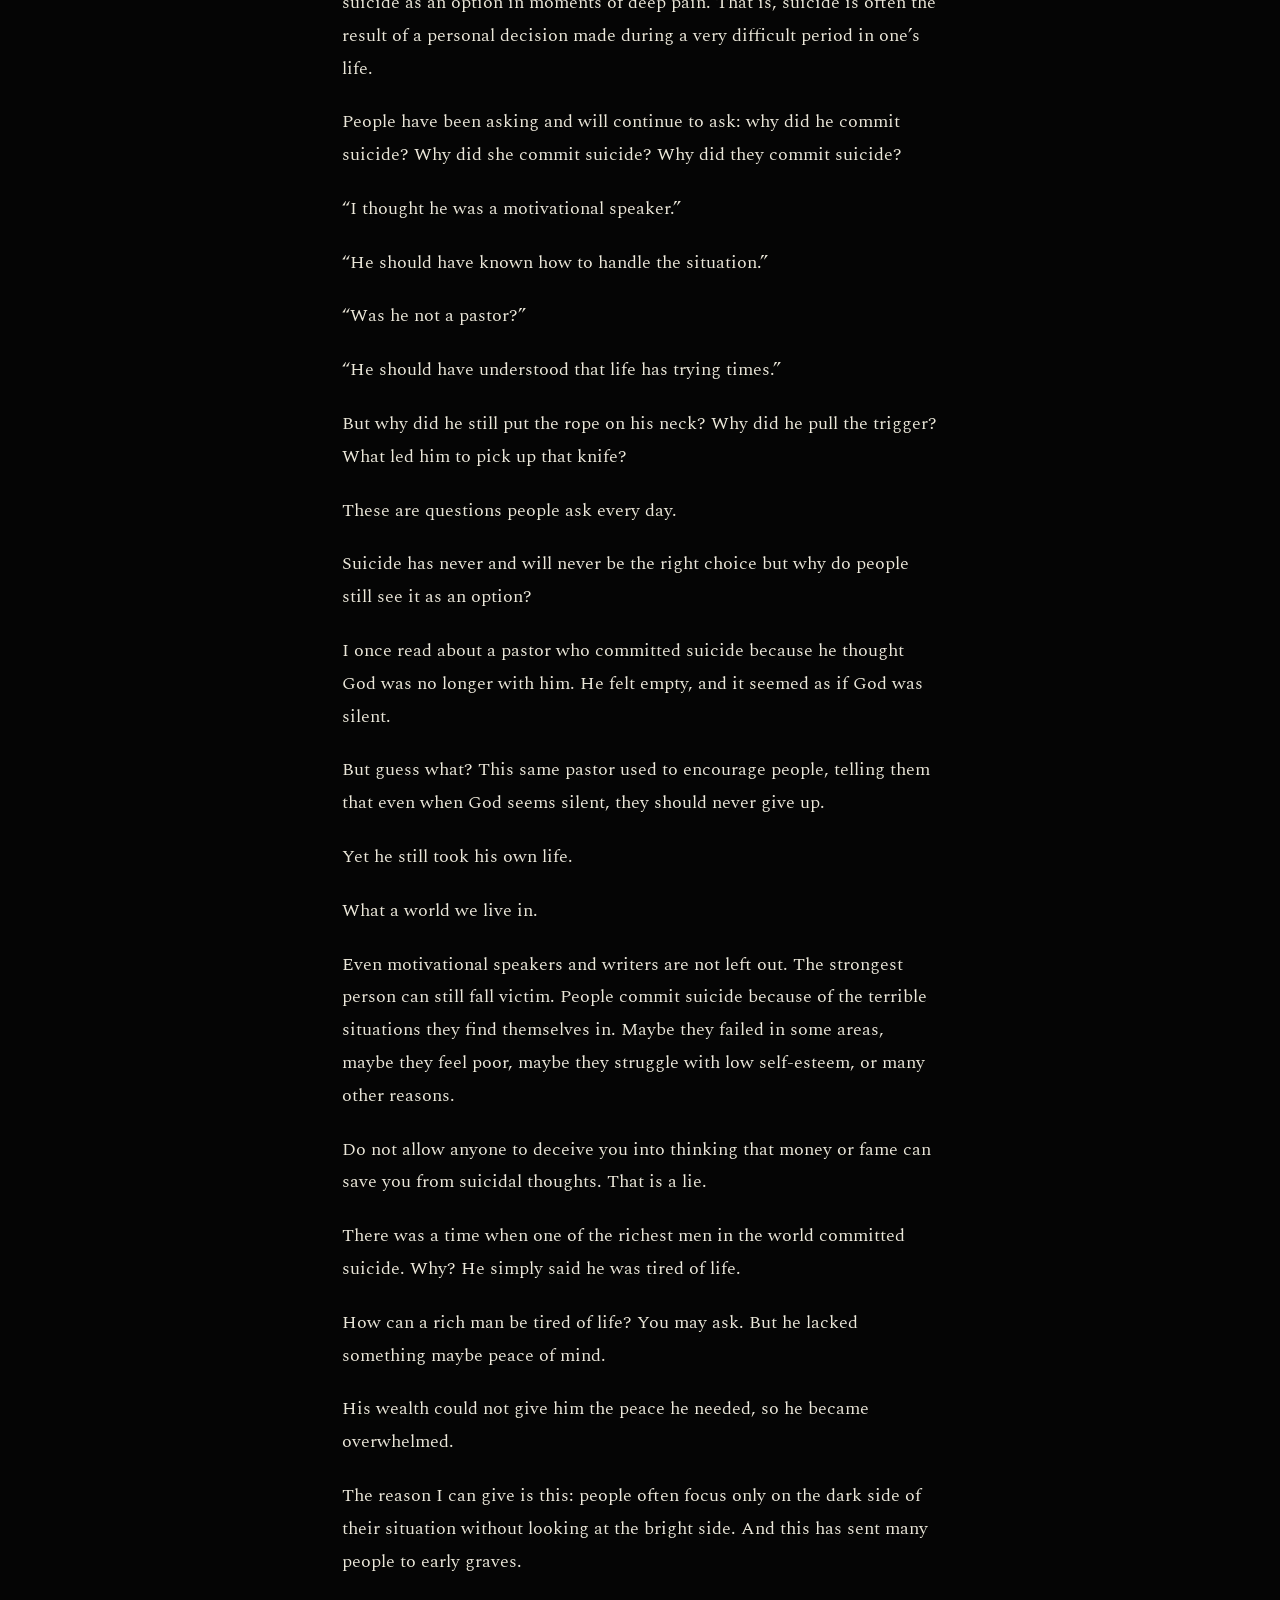
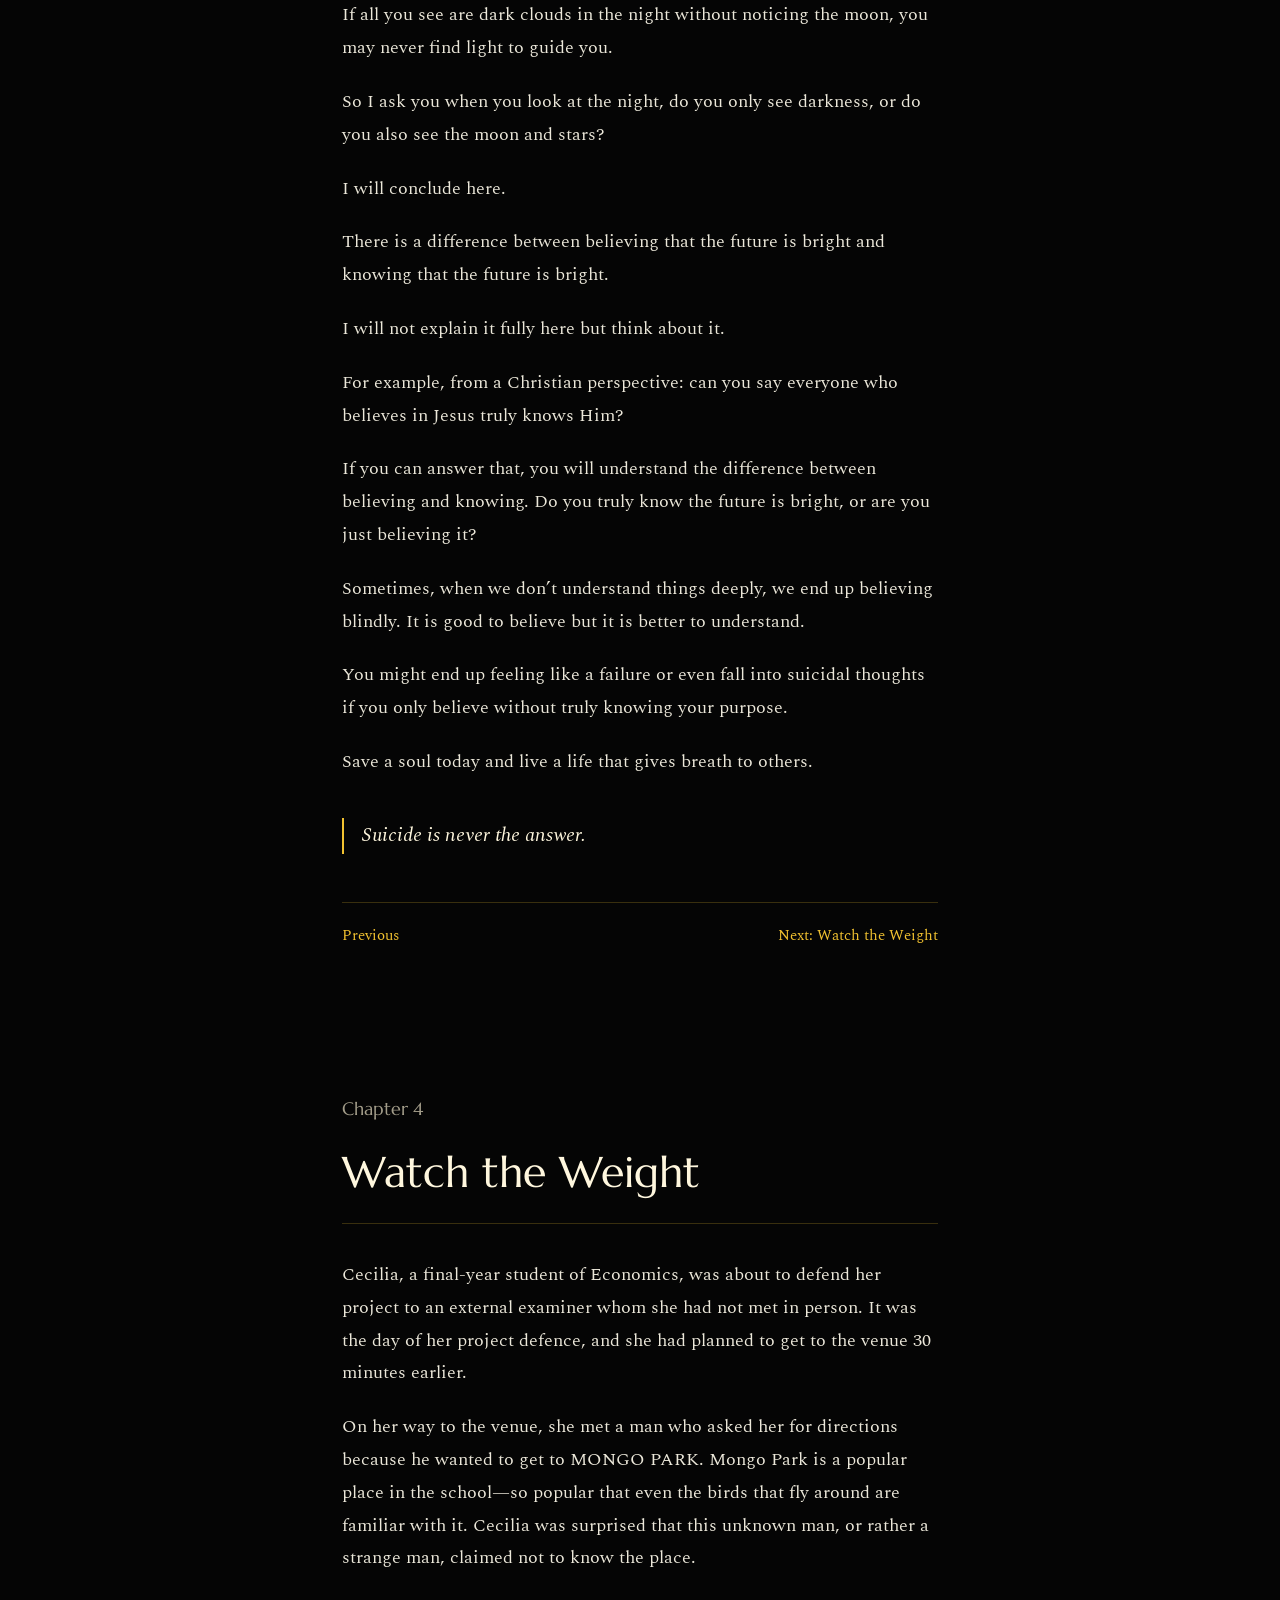
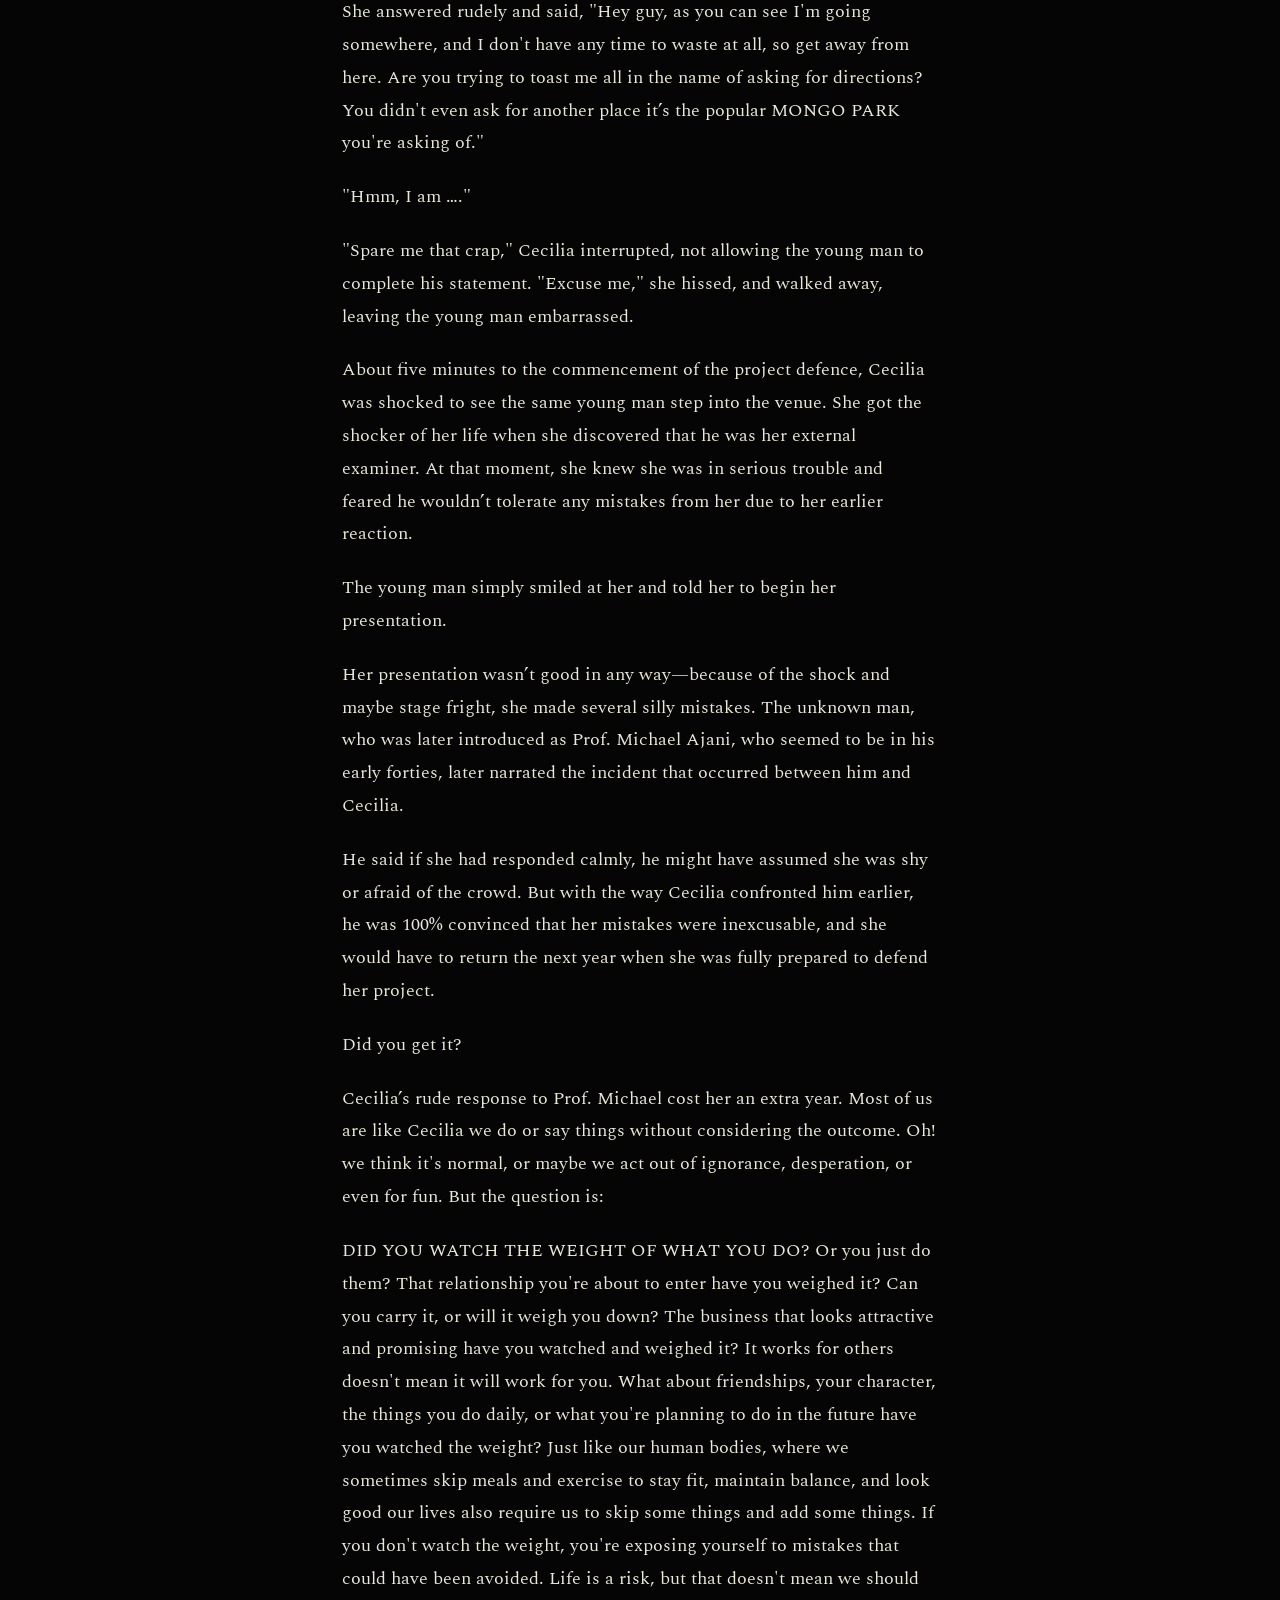
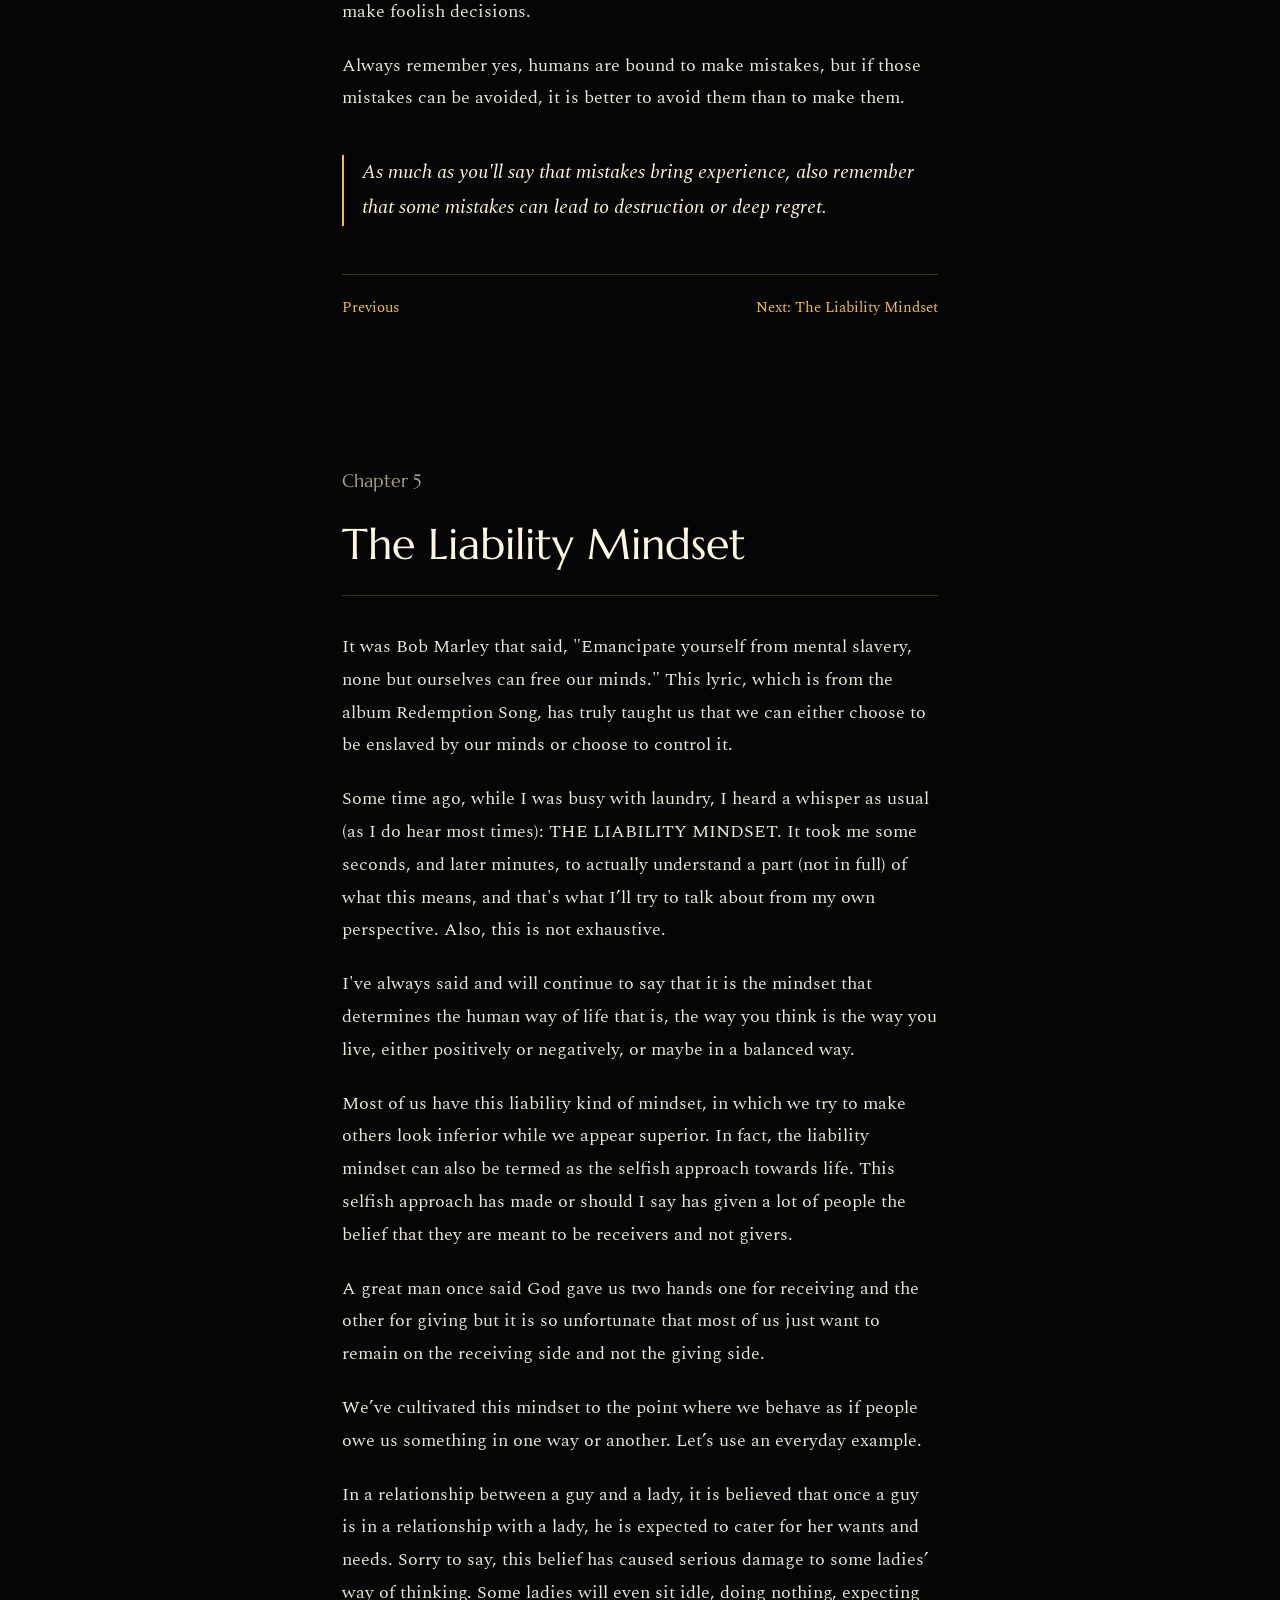
<file: read-echoes.html>
<!DOCTYPE html>
<html lang="en" data-size="1">
<head>
<meta charset="utf-8">
<meta name="viewport" content="width=device-width, initial-scale=1">
<title>Echoes of My Mind (Vol. 1) by Isaac Frank | Read Online</title>
<meta name="description" content="Read Echoes of My Mind, Volume 1, a collection of thoughts and reflections on choice, purpose, perspective and impact by Isaac Frank (Sir Frank).">
<meta name="theme-color" content="#050505">
<link rel="canonical" href="https://sirfrank-dotcom.github.io/sirfrank/read-echoes.html">
<link rel="preconnect" href="https://fonts.googleapis.com"><link rel="preconnect" href="https://fonts.gstatic.com" crossorigin>
<link href="https://fonts.googleapis.com/css2?family=Marcellus&family=Spectral:ital,wght@0,400;0,600;1,400&display=swap" rel="stylesheet">
<style>:root{--bg:#050505;--deep:#000;--panel:#121212;--text:#ece8da;--mute:#a39d8a;--gold:#f2c230;--line:rgba(242,194,48,.22);--fs:1.14rem}
html[data-size="0"]{--fs:1rem}html[data-size="2"]{--fs:1.3rem}
*{box-sizing:border-box}html{scroll-behavior:smooth;scroll-padding-top:4.5rem;color-scheme:dark}
@media(prefers-reduced-motion:reduce){html{scroll-behavior:auto}}
body{margin:0;background:var(--bg);color:var(--text);font-family:Spectral,Georgia,serif;font-size:var(--fs);line-height:1.8}
a{color:var(--gold)}a:focus-visible,button:focus-visible{outline:2px solid var(--gold);outline-offset:3px}
.bar{position:fixed;top:0;left:0;height:3px;width:0;background:var(--gold);z-index:30}
.top{position:fixed;top:0;left:0;right:0;z-index:20;display:flex;align-items:center;gap:1rem;padding:.7rem 1.1rem;background:rgba(5,5,5,.92);backdrop-filter:blur(8px);border-bottom:1px solid var(--line);font-family:Marcellus,Georgia,serif;font-size:.95rem}
.back{text-decoration:none;color:var(--text)}.now{flex:1;color:var(--mute);white-space:nowrap;overflow:hidden;text-overflow:ellipsis;text-align:center;font-size:.85rem}
.tools{display:flex;gap:.5rem}.tools button,.x{font:inherit;color:var(--text);background:transparent;border:1px solid var(--line);border-radius:6px;padding:.3rem .75rem;cursor:pointer}
.tools button:hover,.x:hover{border-color:var(--gold)}
#toc{position:fixed;inset:0;z-index:40;background:rgba(0,0,0,.78)}#toc[hidden]{display:none}
.drawer{position:absolute;right:0;top:0;bottom:0;width:min(24rem,88vw);background:var(--panel);padding:1.2rem 1.4rem;overflow:auto;border-left:1px solid var(--line)}
.drawer ol{list-style:none;margin:1.4rem 0 0;padding:0}.drawer li a{display:flex;gap:.9rem;padding:.55rem 0;text-decoration:none;color:var(--text);border-bottom:1px solid var(--line);line-height:1.4}
.drawer li a:hover{color:var(--gold)}.n{width:1.2rem;color:var(--mute);font-family:Marcellus,serif}
.hero{min-height:100svh;display:flex;flex-direction:column;justify-content:center;align-items:center;text-align:center;padding:6rem 1.5rem 4rem;background:radial-gradient(ellipse 70% 45% at 50% 0,rgba(242,194,48,.16) 0,transparent 70%),#050505}
.line{font-style:italic;color:var(--mute);margin:0 0 1.8rem}.cover{display:block;width:min(19rem,68vw);height:auto;border-radius:4px;box-shadow:0 0 0 1px rgba(242,194,48,.25),0 1.2rem 3rem rgba(242,194,48,.18)}
h1{margin:2.2rem 0 3rem;font:400 clamp(2.2rem,9vw,4.2rem)/1 Marcellus,Georgia,serif;text-transform:uppercase;letter-spacing:.04em;color:#fff7de;text-shadow:0 .14em 0 rgba(242,194,48,.32),0 .28em .02em rgba(242,194,48,.17),0 .42em .05em rgba(242,194,48,.08),0 .56em .1em rgba(242,194,48,.04)}
h1 span{display:block;font-size:.3em;letter-spacing:.3em;color:var(--gold);margin:.35em 0;text-shadow:none}
.tag{margin:0;font-size:1.1rem}.by{margin:.4rem 0 2.5rem;color:var(--mute)}
.go{border:1px solid var(--gold);padding:.7rem 1.8rem;border-radius:4px;text-decoration:none;color:#fff7de;font-family:Marcellus,serif}.go:hover{background:var(--gold);color:#000}
.hint{margin:1.6rem 0 0;color:var(--mute);font-size:.95rem}
.chapter{max-width:40rem;margin:0 auto;padding:6rem 1.4rem 3rem}
.chapter header{margin-bottom:2.2rem;border-bottom:1px solid var(--line);padding-bottom:1.5rem}
.num{margin:0;color:var(--mute);font-family:Marcellus,serif}
h2{margin:.3rem 0 0;font:400 clamp(1.9rem,6vw,2.7rem)/1.2 Marcellus,Georgia,serif;color:#fff7de}.sub{margin:.5rem 0 0;font-style:italic;color:var(--mute)}
.chapter p{margin:0 0 1.15em;hyphens:auto}
.closing{margin:2em 0!important;padding-left:1.1rem;border-left:2px solid var(--gold);font-style:italic;font-size:1.08em;color:#fff7de}
.pn{display:flex;justify-content:space-between;gap:1rem;margin-top:3rem;padding-top:1.2rem;border-top:1px solid var(--line);font-size:.95rem}.pn a{text-decoration:none}.pn a:hover{text-decoration:underline}.pn a:last-child{text-align:right}
.mail{font-family:Marcellus,serif}
footer{text-align:center;padding:3rem 1rem 4rem;color:var(--mute);font-size:.9rem}
</style>
</head>
<body>
<div class="bar" id="bar"></div>
<header class="top">
<a class="back" href="index.html">← Site</a>
<span class="now" id="now"></span>
<div class="tools"><button id="tocBtn" aria-expanded="false" aria-controls="toc">Contents</button><button id="aa" aria-label="Change text size">Aa</button></div>
</header>
<aside id="toc" hidden aria-label="Contents"><div class="drawer"><button class="x" id="tocX" aria-label="Close contents">Close</button>
<ol><li><a href="#author-note">Author’s note</a></li><li><a href="#c1"><span class="n">1</span>There Is Always a Choice to Make</a></li><li><a href="#c2"><span class="n">2</span>Suicide Is an Option</a></li><li><a href="#c3"><span class="n">3</span>Why People Commit Suicide</a></li><li><a href="#c4"><span class="n">4</span>Watch the Weight</a></li><li><a href="#c5"><span class="n">5</span>The Liability Mindset</a></li><li><a href="#c6"><span class="n">6</span>The Way You See Life Is the Way You Will Live Life</a></li><li><a href="#c7"><span class="n">7</span>Treat People the Way You Want Them to Treat You</a></li><li><a href="#c8"><span class="n">8</span>The Abundance of Nothing</a></li><li><a href="#c9"><span class="n">9</span>Equity, Not Equality</a></li><li><a href="#about">About the author</a></li></ol></div></aside>
<main>
<section class="hero" id="top">
<p class="line">Thoughts have power. Words leave legacies.</p>
<img class="cover" src="[data-uri]" width="620" height="956" alt="Cover of Echoes of My Mind, Volume 1, by Isaac Frank: a man on a mountain at sunset facing a face made of stars">
<h1 aria-label="Echoes of My Mind">Echoes<span>of my</span>Mind</h1>
<p class="tag">A collection of thoughts and reflections, Volume 1</p>
<p class="by">By Isaac Frank</p>
<a class="go" href="#author-note">Start reading</a>
<p class="hint">Nine short articles on choice, purpose, perspective and impact.</p>
</section>
<section class="chapter" id="author-note"><header><h2>Author’s note</h2></header>
<p>This book contains short articles that speak about my thoughts, reflections, and observations about life, human behavior, choices, purpose, and the realities we face as humans.</p>
<p>It is not written to please anyone or to force opinions on anyone, but simply to express what I have seen, experienced, and understood over time.</p>
<p>Readers are free to agree, disagree, or reflect, but the intention remains the same: to make us think deeper about life and the choices we make every day.</p>
<p class="closing">Isaac Frank</p>
<nav class="pn"><span></span><a href="#c1">Next: There Is Always a Choice to Make</a></nav></section>
<section class="chapter" id="c1" data-t="There Is Always a Choice to Make"><header><p class="num">Chapter 1</p><h2>There Is Always a Choice to Make</h2></header><p>Choice is the ability to choose from different or available options. So far as there are options available, then a choice can definitely be made. One of the things we often tell ourselves or use to deceive ourselves as humans is that we always want the options to be in our favor or positive, and that's not how it is.</p><p>Sometimes, I hear people say things like, "Oh, I'm left with no choice," "That was the only choice I had," and so on. But is this really true, or is it just our human fantasy?</p><p>From my little study and observation, I've come to discover that no matter what we're passing through, we always have options we can pick from. The problem that comes with choosing from these options is the consequences of whatever we choose.</p><p>One of my classmates back in high school posted a quote some years ago which says, "Slaves had choices to make either to die free or to live in chains as slaves." Did you get it? They could either have fought for their freedom even if it would have cost them their lives or stay alive and become slaves. But they chose the latter, which is to stay alive and live in slavery, hoping that one day they'll become free. Some of them actually died as slaves, while a few later gained their freedom.</p><p>Life itself is a product of the choices we make today, whether consciously or unconsciously. And sometimes, because we make unconscious decisions or find ourselves between two unfavorable options, we think that we didn’t or don’t have choices to make.</p><p>I’ll try to explain three types of options we make our choices from, and you’ll get to know that at one point in time, you may have experienced it and maybe even had conflicts in your thoughts about which choice is preferable.</p><p>The first type of options we may encounter is when you're faced with two or more positive options to pick from. In this case, it is easy to make a choice because all available options are in one’s favor. The only problem is choosing the best among them.</p><p>For example, if you are told to choose one from a PS5, an iPhone, a camera, and a laptop for free, you'll definitely look for the one that is of utmost importance to you and pick it. In this scenario, since all the available gadgets are useful, there may be a little difficulty in picking the best one, but one will choose with comfort.</p><p>Sometimes in life, we are faced with different options which may all be favorable, and what is needed is just for us to make our best choice. Although we don't usually see things like this happen often, when we do, you may never hear people complaining about having no choice.</p><p>Rather, they'll just say they picked the most preferred one among many options The second type of options we may encounter is when we are faced with a positive and a negative option. For example, if you prepare two different types of meals—fried rice with plantain in one pot and beans with plantain in another—and you ask someone who doesn't like beans to choose, he'll definitely go for the fried rice and leave the beans.</p><p>In this scenario, there won't be any conflict of thought because one meal is what the person likes, and the other is what he doesn't.</p><p>We also encounter situations like this in our everyday lives, and at this point, it is very easy to make a choice because we will naturally ignore what isn't favourable and go for what we like. Another example is when you ask a student if he wants to pass or fail his exam. Definitely, his answer will be that he wants to pass and not fail, because failure itself is not a pleasant thing. The third type of options we may encounter is when there are two or more negative options to pick from. Making a choice in this case is the most difficult, and this is when you'll hear people say they don’t or didn’t have any choice.</p><p>This statement is actually wrong because there were options to pick from, but since none of them were favorable, they felt they had no choice.</p><p>Looking back at the quote about slaves, they were faced with two negative choices: to either live as slaves or to die as free men and women. It is said that a living dog is better than a dead lion, so many believed staying alive even as slaves was better than dying.</p><p>We've also read about kings who chose death rather than surrender and become slaves. They couldn't stand stooping low to slavery, even though it cost them their lives.</p><p>I once read about Nelson Mandela there was a time he was offered release on the condition that he would give up his fight for South Africa’s freedom. As much as he needed his freedom, he turned down the offer and chose to remain in prison until he was eventually released without such conditions.</p><p>Sometimes, we make choices for temporary relief while ignoring long-term consequences, or we endure present pain hoping to enjoy future gain.</p><p>No matter what we face, we should always consider the consequences of our actions whether they will make us or mar us.</p><p>I believe that no matter what we're going through, we have an opportunity to make a decision. I chose to write this at this time instead of doing something else; you chose to read this book instead of maybe sleeping or going through social media.</p><p>Someone once asked me, "What about those who were in a building that collapsed and died—did they choose to die?" My answer was that, as emotional as it is, the truth is that it was their choice to be in that building at that time, even if it wasn't convenient.</p><p>You may ask, "What if they were kidnapped?" Then the question becomes: where were they before they were kidnapped? If they hadn’t been in that place, they wouldn’t have been taken there.</p><p>As strict as it may sound, you'll notice that our earlier choices often play a part in where we currently are.</p><p>Making a choice may be difficult most times as humans, that's why we need God’s help and guidance to make the right ones.</p><p class="closing">Let’s not forget that there is power in the choices we make, and those choices can either influence us positively or deform us.</p><nav class="pn"><a href="#author-note">Author’s note</a><a href="#c2">Next: Suicide Is an Option</a></nav></section><section class="chapter" id="c2" data-t="Suicide Is an Option"><header><p class="num">Chapter 2</p><h2>Suicide Is an Option</h2></header><p>Life itself is an examination or should I say, life is an exam question with many options. However it suits you, just know that life itself has many options. You'll rarely or never see a question with the same options.</p><p>Just like our simple mathematics back in primary or elementary school, if you're asked to solve for x in the equation 2x + 3 = 5 (assuming it's an objective question), you'll be given options maybe in the form A, B, C.</p><p>Where option A is 3, option B is 4, and option C is 1.</p><p>If you're good at solving mathematical problems, you'll definitely know that the correct option is option C. But what happens to the other options? Or do you think everyone will choose option C?</p><p>No, everyone can't it is totally or almost impossible.</p><p>Do you know that some people might confuse the plus sign as minus? Do you know that some might not even know that the 3 will cross over to meet 5 and change to minus 3? Some don’t even have the thought that the sign will change.</p><p>As simple as that question looks to you, it is a complex question to someone else. That is exactly how LIFE is.</p><p>While you'll choose option C, someone else might go for option A or B. Why? It is either they are confused or they don't know the correct answer.</p><p>That is how life seems to be with different options that may even look alike, but most times only one is correct.</p><p>Why do people commit suicide? This is a question we'll never stop asking ourselves as long as we exist, but most times we find it hard to answer.</p><p>I once met a boy from Europe online, and this guy wanted to commit suicide because he was or is gay. But you know what? He was afraid to die.</p><p>I don’t know if he actually went through with it.</p><p>He wanted to commit suicide because he thought it was abnormal (which we all think) to be gay and that it wasn't accepted. He saw himself as an outcast and maybe someone who was useless.</p><p>I remember when he chatted with me, I could feel he needed help on how to live in his environment, but he didn't want to stop being gay. At some point, I sensed he was depressed. Before I continue, let me ask: what do you do when you feel that someone is depressed? Do you just look away or give a word of encouragement without any follow-up?</p><p>Some of us tend to judge those who commit suicide, but how helpful or observant were we when depression started?</p><p>So many things are popping into my head right now, but I'll try not to go far.</p><p>Don't you know that most people see suicide as the best option because of what their environment says about them? Don't you know most people think of suicide because they believe it is the perfect answer to their pain? Don’t you know that to some, suicide looks like freedom from this wicked world?</p><p>Ask those who are suicide survivors why they wanted to end their lives, and you'll see that their answers are often shocking.</p><p>I know of a lady who wanted to commit suicide because her parents wanted to choose her husband against her will. This lady is a female activist and also into motivational talks—but you may ask, why did she want to commit suicide? Couldn't she motivate herself? Couldn't she stay strong and fight?</p><p>Maybe I'll say you don't know what is called DEPRESSION—the robber of destinies. It is no respecter of anybody, not even pastors.</p><p>Have you ever been in a situation where even your own turn their back on you and it seems that God is silent? What do you do? What comes to your mind at that time?</p><p>Of course, I don't support suicide, but have you asked why people commit suicide?</p><p>Some years ago, a motivational writer committed suicide. I went through her write-ups and saw it wasn't just poetry, it was depression speaking. She poured out her thoughts.</p><p>But what happened? Little or nobody cared to ask her why she wrote what she wrote. Maybe they thought it was her usual style of writing.</p><p>Oh no even a motivator sometimes needs motivation.</p><p>Just like the mathematics question mentioned earlier, such is life. We have to choose from the options depending on our understanding of the question. Not all options are correct, but there is definitely an answer.</p><p>As we try to fight depression, we also need to be an inspiration to many.</p><p class="closing">SUICIDE IS AN OPTION BUT DEFINITELY NOT THE RIGHT ANSWER. BE A LIFE TO SOMEONE TODAY.</p><nav class="pn"><a href="#c1">Previous</a><a href="#c3">Next: Why People Commit Suicide</a></nav></section><section class="chapter" id="c3" data-t="Why People Commit Suicide"><header><p class="num">Chapter 3</p><h2>Why People Commit Suicide</h2><p class="sub">From my own point of view</p></header><p>As I have always said and will continue to say, people sometimes see suicide as an option in moments of deep pain. That is, suicide is often the result of a personal decision made during a very difficult period in one’s life.</p><p>People have been asking and will continue to ask: why did he commit suicide? Why did she commit suicide? Why did they commit suicide?</p><p>“I thought he was a motivational speaker.”</p><p>“He should have known how to handle the situation.”</p><p>“Was he not a pastor?”</p><p>“He should have understood that life has trying times.”</p><p>But why did he still put the rope on his neck? Why did he pull the trigger? What led him to pick up that knife?</p><p>These are questions people ask every day.</p><p>Suicide has never and will never be the right choice but why do people still see it as an option?</p><p>I once read about a pastor who committed suicide because he thought God was no longer with him. He felt empty, and it seemed as if God was silent.</p><p>But guess what? This same pastor used to encourage people, telling them that even when God seems silent, they should never give up.</p><p>Yet he still took his own life.</p><p>What a world we live in.</p><p>Even motivational speakers and writers are not left out. The strongest person can still fall victim. People commit suicide because of the terrible situations they find themselves in. Maybe they failed in some areas, maybe they feel poor, maybe they struggle with low self-esteem, or many other reasons.</p><p>Do not allow anyone to deceive you into thinking that money or fame can save you from suicidal thoughts. That is a lie.</p><p>There was a time when one of the richest men in the world committed suicide. Why? He simply said he was tired of life.</p><p>How can a rich man be tired of life? You may ask. But he lacked something maybe peace of mind.</p><p>His wealth could not give him the peace he needed, so he became overwhelmed.</p><p>The reason I can give is this: people often focus only on the dark side of their situation without looking at the bright side. And this has sent many people to early graves.</p><p>If all you see are dark clouds in the night without noticing the moon, you may never find light to guide you.</p><p>So I ask you when you look at the night, do you only see darkness, or do you also see the moon and stars?</p><p>I will conclude here.</p><p>There is a difference between believing that the future is bright and knowing that the future is bright.</p><p>I will not explain it fully here but think about it.</p><p>For example, from a Christian perspective: can you say everyone who believes in Jesus truly knows Him?</p><p>If you can answer that, you will understand the difference between believing and knowing. Do you truly know the future is bright, or are you just believing it?</p><p>Sometimes, when we don’t understand things deeply, we end up believing blindly. It is good to believe but it is better to understand.</p><p>You might end up feeling like a failure or even fall into suicidal thoughts if you only believe without truly knowing your purpose.</p><p>Save a soul today and live a life that gives breath to others.</p><p class="closing">Suicide is never the answer.</p><nav class="pn"><a href="#c2">Previous</a><a href="#c4">Next: Watch the Weight</a></nav></section><section class="chapter" id="c4" data-t="Watch the Weight"><header><p class="num">Chapter 4</p><h2>Watch the Weight</h2></header><p>Cecilia, a final-year student of Economics, was about to defend her project to an external examiner whom she had not met in person. It was the day of her project defence, and she had planned to get to the venue 30 minutes earlier.</p><p>On her way to the venue, she met a man who asked her for directions because he wanted to get to MONGO PARK. Mongo Park is a popular place in the school—so popular that even the birds that fly around are familiar with it. Cecilia was surprised that this unknown man, or rather a strange man, claimed not to know the place.</p><p>She answered rudely and said, "Hey guy, as you can see I'm going somewhere, and I don't have any time to waste at all, so get away from here. Are you trying to toast me all in the name of asking for directions? You didn't even ask for another place it’s the popular MONGO PARK you're asking of."</p><p>"Hmm, I am …."</p><p>"Spare me that crap," Cecilia interrupted, not allowing the young man to complete his statement. "Excuse me," she hissed, and walked away, leaving the young man embarrassed.</p><p>About five minutes to the commencement of the project defence, Cecilia was shocked to see the same young man step into the venue. She got the shocker of her life when she discovered that he was her external examiner. At that moment, she knew she was in serious trouble and feared he wouldn’t tolerate any mistakes from her due to her earlier reaction.</p><p>The young man simply smiled at her and told her to begin her presentation.</p><p>Her presentation wasn’t good in any way—because of the shock and maybe stage fright, she made several silly mistakes. The unknown man, who was later introduced as Prof. Michael Ajani, who seemed to be in his early forties, later narrated the incident that occurred between him and Cecilia.</p><p>He said if she had responded calmly, he might have assumed she was shy or afraid of the crowd. But with the way Cecilia confronted him earlier, he was 100% convinced that her mistakes were inexcusable, and she would have to return the next year when she was fully prepared to defend her project.</p><p>Did you get it?</p><p>Cecilia’s rude response to Prof. Michael cost her an extra year. Most of us are like Cecilia we do or say things without considering the outcome. Oh! we think it's normal, or maybe we act out of ignorance, desperation, or even for fun. But the question is:</p><p>DID YOU WATCH THE WEIGHT OF WHAT YOU DO? Or you just do them? That relationship you're about to enter have you weighed it? Can you carry it, or will it weigh you down? The business that looks attractive and promising have you watched and weighed it? It works for others doesn't mean it will work for you. What about friendships, your character, the things you do daily, or what you're planning to do in the future have you watched the weight? Just like our human bodies, where we sometimes skip meals and exercise to stay fit, maintain balance, and look good our lives also require us to skip some things and add some things. If you don't watch the weight, you're exposing yourself to mistakes that could have been avoided. Life is a risk, but that doesn't mean we should make foolish decisions.</p><p>Always remember yes, humans are bound to make mistakes, but if those mistakes can be avoided, it is better to avoid them than to make them.</p><p class="closing">As much as you'll say that mistakes bring experience, also remember that some mistakes can lead to destruction or deep regret.</p><nav class="pn"><a href="#c3">Previous</a><a href="#c5">Next: The Liability Mindset</a></nav></section><section class="chapter" id="c5" data-t="The Liability Mindset"><header><p class="num">Chapter 5</p><h2>The Liability Mindset</h2></header><p>It was Bob Marley that said, "Emancipate yourself from mental slavery, none but ourselves can free our minds." This lyric, which is from the album Redemption Song, has truly taught us that we can either choose to be enslaved by our minds or choose to control it.</p><p>Some time ago, while I was busy with laundry, I heard a whisper as usual (as I do hear most times): THE LIABILITY MINDSET. It took me some seconds, and later minutes, to actually understand a part (not in full) of what this means, and that's what I’ll try to talk about from my own perspective. Also, this is not exhaustive.</p><p>I've always said and will continue to say that it is the mindset that determines the human way of life that is, the way you think is the way you live, either positively or negatively, or maybe in a balanced way.</p><p>Most of us have this liability kind of mindset, in which we try to make others look inferior while we appear superior. In fact, the liability mindset can also be termed as the selfish approach towards life. This selfish approach has made or should I say has given a lot of people the belief that they are meant to be receivers and not givers.</p><p>A great man once said God gave us two hands one for receiving and the other for giving but it is so unfortunate that most of us just want to remain on the receiving side and not the giving side.</p><p>We’ve cultivated this mindset to the point where we behave as if people owe us something in one way or another. Let’s use an everyday example.</p><p>In a relationship between a guy and a lady, it is believed that once a guy is in a relationship with a lady, he is expected to cater for her wants and needs. Sorry to say, this belief has caused serious damage to some ladies’ way of thinking. Some ladies will even sit idle, doing nothing, expecting that a rich guy will come from nowhere and take care of them.</p><p>The moment you tell some ladies, “I love you and I would love us to be in a relationship,” that same moment you automatically become their bank and ATM. Little wonder most relationships these days are based on lust and not love (guys are also guilty of this).</p><p>My dear, nobody owes you anything except maybe your parents, who have the responsibility of taking care of you to a certain age.</p><p>If you get angry because people are not giving you money when you ask, without even considering whether they have it or not, my brother, my sister you are exercising that liability mindset.</p><p>If you are the “I need money and not people” type, you are slowly piling up your liabilities. A part of the liability mindset is placing more value on wealth than on people. I’ve heard people say, “If you’re not talking money, you’re not making sense.” But the truth is, such people will only go far if they carry people along.</p><p>Do you know that money can become a liability? Maybe not now, but in the future.</p><p>One of the greatest assets you can acquire is having the right people around you. Money is good in fact, money answers many things but money can never give you everything.</p><p>Have you noticed that some people are in your life because of what you have? And the moment what you have is gone, that is the end of the relationship.</p><p>Oh, life indeed is a crocodile, as I would say.</p><p>Do you know that a lot of us have lost money because of the people we neglected or are still neglecting?</p><p>I remember hearing the words: Treat everyone you meet today as the connection you may need tomorrow.</p><p>God may not come down from heaven to answer your prayers; rather, He may use people like you and me.</p><p>Have you ever asked yourself: what will happen if I choose money over a person who could have brought me more value tomorrow?</p><p>Money may attract people to you, but what if their intentions are not genuine? How will you discern?</p><p>Also, most of us believe that life is about give and take that if I give you, I must receive from you. But I would rather say life is about give or take. It’s either you are giving or you are receiving.</p><p>Most people help others today because they expect help in return tomorrow. But what if tomorrow comes and the person doesn’t help you back? Won’t you feel disappointed or even call them a bad person?</p><p>It is said that one good turn deserves another but does that mean one good turn owes another? When we begin to have this expectation mindset, we gradually become a liability.</p><p>Don’t be shocked if you help someone today and they don’t help you tomorrow. That doesn’t necessarily make them a bad person that’s just how life can be sometimes.</p><p>When you do good and expect it back, you may end up being disappointed and gradually develop the liability mindset.</p><p>Have it in your mind that little or nobody owes you anything even after you have done nice for them.</p><p>If we were to live based on expectations, then why are we told not to repay evil with evil? If you value money more than people, you are living a liability kind of life. And if you are someone who constantly expects from others or believes people should always give to you, you are slowly becoming a liability.</p><nav class="pn"><a href="#c4">Previous</a><a href="#c6">Next: The Way You See Life Is the Way You Will Live Life</a></nav></section><section class="chapter" id="c6" data-t="The Way You See Life Is the Way You Will Live Life"><header><p class="num">Chapter 6</p><h2>The Way You See Life Is the Way You Will Live Life</h2></header><p>Life is complex that as humans, we see it in different ways, and therefore we have different perspectives about it. If you ask 10 people what they feel or think about certain things, you'll see that all of them may have perspectives that are different from one another. These perspectives enable individuals to give meaning to whatever situations they may find themselves in. Our definitions of happenings in life give us a template or understanding of how we handle them.</p><p>A lot of people have become victims or victors based on the perspective they have towards life. A positive perspective towards life enables one to live well, no matter what life throws at that person.</p><p>I once met a lady online in 2020 from one of the African countries. She felt depressed and was already contemplating suicide. During my conversation with her, I got to know that her perspective about what she thought was the problem wasn't in the right direction. I encouraged her, told her to see beyond what she was experiencing, and ensured that she focused more on the positive sides rather than engaging in the negative parts of life. After our conversation, she was really happy and indeed got the message.</p><p>I read a story where a lecturer brought a piece of white paper with a black dot on it to class. He asked his students what they could see in his hand, and almost all of them had a similar response—that they could see a black dot on the white piece of paper. They all ignored that the paper was white and only dwelt on the black spot on it. The lecturer then asked them why they left the whiteness of the paper and only focused on the black spot. What he was trying to teach them is that we focus so much on the dark side of life that we ignore the brighter side. The reason why most people end up as failures is not just because they failed, but because they decided to accept and see themselves as failures. Life sometimes may not give us what we want, but life will definitely give us what we choose from its options. Our choices will be dependent on our perspective of life.</p><p>Life may not offer us sweetness all the time, but we must ensure that we enjoy the sweet things that life gives. Life may be funny, but we must ensure that it doesn't make fun of us. No matter what we pass through or experience, we should always know that change is the only thing that is constant.</p><p class="closing">The lenses through which you view life will determine the picture you capture from it.</p><nav class="pn"><a href="#c5">Previous</a><a href="#c7">Next: Treat People the Way You Want Them to Treat You</a></nav></section><section class="chapter" id="c7" data-t="Treat People the Way You Want Them to Treat You"><header><p class="num">Chapter 7</p><h2>Treat People the Way You Want Them to Treat You</h2></header><p>The golden rule states that “do to others what you want them to do to you.” As simple as this rule may sound, I think it is one of the hardest things we can comply with as humans. The world would have been a better place if only we really cared about our neighbors. Most times, we are only interested in what we want to gain from people, and we don’t even bother about what we can give to them. We are quick to judge people by their actions, but we often forget that we also commit similar wrongs, just in different forms.</p><p>Jesus, in one of His teachings, admonished us to love our neighbors as we love ourselves. This was not just a teaching but also a command, which implies that we should always relate with people around us the way we want them to relate with us. We find it hard to love people as ourselves most times because of our greed. If it is not in our favor, then we wish it should not be in the favor of anyone else. This mindset has handicapped humanity, because for us to make the world a better place, we must look out for one another.</p><p>We must always try to put ourselves in people’s shoes before we begin to judge them. Always ask yourself, “What would I want to be done to me in this situation?” How well do I show compassion to people when they need it?</p><p>I’ve noticed that humans are only interested in what they will gain; anything aside that is of no use to them. Do you know that there are people who will sell you out if a price is placed on you, no matter the relationship you share with them? The world is a cruel place where only a few people are willing to become selfless. Treating people the way you would want them to treat you is actually a difficult task, but it is necessary if we want the world to be a better place. To treat people the way we want them to treat us is actually looking out for one another, even when no one is watching. We need to help people without always thinking about what we may gain, but rather focus on how we can make a positive impact in their lives. Always ask yourself this question: “Would I be happy if this thing is done to me?” If your answer is no, then maybe you should rethink the action you are about to take.</p><p>Treating people the way you want them to treat you does not mean you should support them in doing things that are bad. Rather, it is about treating people right, treating them well, and doing good without expecting anything in return. As it is often said, you reap what you sow, and not where you sow. This means that it is not necessarily the person you helped that will help you in return, but maybe someone else you do not even expect at all.</p><p class="closing">Always remember that no matter what you do: the good you do stays with you, and the evil you do comes back to you. In the end, life always reflects what we give into it.</p><nav class="pn"><a href="#c6">Previous</a><a href="#c8">Next: The Abundance of Nothing</a></nav></section><section class="chapter" id="c8" data-t="The Abundance of Nothing"><header><p class="num">Chapter 8</p><h2>The Abundance of Nothing</h2></header><p>It was King Solomon who declared in his writings, “Vanity upon vanity, all is vanity.” After all he had enjoyed, he came to realize that there was actually nothing as fascinating as he had once thought. Sometimes, we want to acquire as much as we can, not minding who we hurt along the way. We often forget that whatever we acquire here on earth will become another person’s inheritance when we leave. We are often concerned about what we have materially and forget that material things, though good, are bound to perish.</p><p>I once read a story of a rich man whose wife got sick, and he spent a lot of money to ensure that she received the best medical attention. But in the end, she died. Looking at how much he had spent, he said, “money, shame on you.” This is the same money that many people are killing themselves for, yet it became of no use to the man in that moment.</p><p>Sometimes, what we pursue is totally vanity because we forget that all these things are bound to fade away. We sometimes focus only on how much we have achieved and forget how fulfilled we truly are. We forget that achievement is not fulfillment, and ambition is not purpose.</p><p>In my book DIE EMPTY, I gave a brief explanation of the difference between ambition and purpose. Your ambition is what or who you want to be, while your purpose is who God wants you to be. Your ambition may be driven by your desires, but your purpose is about God’s plan. Achievement goes in line with ambition because it is centered on you what you gain or become which may add little or no value to others. Fulfillment, on the other hand, is about making an impact on people around you and beyond.</p><p>There are many people who, if mentioned today, may not even be remembered. Yet there are others who, even after hundreds of years, are still remembered as if they were alive. They made sure they created a positive impact while they were here. This does not mean that these people were poor, but they saw life beyond the scope of money—they lived lives of transformation. I also read about a scientist who made a discovery and chose not to make money from it, which eventually led him to die poor. While I may not support the idea of dying poor, the man understood that money should not be the ultimate goal, but rather the impact he could make. As much as we want to acquire things, we should also remember that the reason for our existence is to make impact, not to oppress others. The cars, houses, companies, positions, gold, men, and women we acquire today may not have the same value tomorrow. The greatest investment we can make today is in making an impact in our generation by raising people who will continue that impact.</p><nav class="pn"><a href="#c7">Previous</a><a href="#c9">Next: Equity, Not Equality</a></nav></section><section class="chapter" id="c9" data-t="Equity, Not Equality"><header><p class="num">Chapter 9</p><h2>Equity, Not Equality</h2></header><p>I am of the belief that life itself is more about equity than equality. A lot of people do not understand that equity can sometimes be better than equality because equity takes into consideration our capabilities, while equality focuses more on giving everyone the same thing, regardless of their ability.</p><p>This does not mean that equality is not important. Equality gives people a sense of fairness and equal opportunity, which is good. But in reality, people are not the same in strength, capacity, or understanding, and that is where equity becomes necessary.</p><p>Even our Creator had a reason for not creating all fingers equal—not because one is more useful than the other, but because each of them has a different purpose. In the same way, human beings are different, and those differences should be considered when things are being shared or responsibilities are being given.</p><p>Jesus, in His story about the talents, gave an illustration of how three different people were given different amounts of talents to trade with. Two of them used theirs effectively, while the last person went ahead to bury his. From this story, you will see that the master gave each servant talents based on their abilities and not because he was partial. He understood that giving everyone the same thing would not produce the same result, so he acted based on their capacity.</p><p>I remember while growing up, my mother would dish our food into different plates and ask us to pick, starting from my eldest sister down to me, since I am the last born. I noticed that the food was not shared equally, but each person took based on how much they could consume. Does that mean my mother was being partial? No, she wasn’t. She simply understood our different needs and gave accordingly to avoid waste.</p><p>Another example is giving a boy of 3 years old and a boy of 13 years the same bucket size to fetch water. At first, it may look fair, but in reality, it is not. The younger one may struggle, not because he is unwilling, but because he does not yet have the strength. Equality, in this sense, gives the same responsibility, but equity considers ability and makes adjustments where necessary.</p><p>That is why when people talk about equality alone, without considering ability, it can sometimes lead to problems. Equality may open doors for everyone, but equity helps people walk through those doors successfully. Equality gives opportunity, but equity supports performance.</p><p>Life itself is about priority and not partiality. This means that what needs to be done should be done based on necessity and not just for the sake of fairness. Equity creates room for productivity, especially when people are placed where they can function best, without unnecessary pressure or comparison.</p><p>A world that focuses only on equality without considering ability may begin to struggle, because people may demand what they are not yet prepared for. But when equity is applied alongside equality, there is balance, growth, and better results for everyone.</p><nav class="pn"><a href="#c8">Previous</a><a href="#about">About the author</a></nav></section>
<section class="chapter" id="about" data-t="About the author"><header><h2>About the author</h2></header>
<p class="closing">Some thoughts are too loud to ignore. Even in silence, they echo.</p>
<p>Frank Isaac is the founder of The Sirs Department and co-founder of Team Elixirs. He is an inspirational teacher and a mind advocate who is determined to help people get free from the enslavement of the mind.</p>
<p>His interest in science, business, religion and life philosophies has enabled him to reach out to many with the same message: that everyone can fulfil purpose, irrespective of their fields or beliefs. Aside from writing, he enjoys meeting people, irrespective of their perspective, provided it warrants both parties learning from each other.</p>
<p><a class="mail" href="mailto:frankisaac816@gmail.com">frankisaac816@gmail.com</a></p>
<nav class="pn"><a href="#c9">Previous</a><a href="index.html#books">Back to the site</a></nav></section>
</main>
<footer>© Isaac Frank. Echoes of My Mind, Volume 1.</footer>
<script>(function(){
var d=document,r=d.documentElement,$=function(i){return d.getElementById(i)};
function st(k,v){try{if(v===undefined)return localStorage.getItem(k);localStorage.setItem(k,v)}catch(e){}return null}
var s=st('echoesSize');if(s!==null)r.dataset.size=s;
$('aa').onclick=function(){var n=(+r.dataset.size+1)%3;r.dataset.size=n;st('echoesSize',n)};
var toc=$('toc'),btn=$('tocBtn');
function open(o){toc.hidden=!o;btn.setAttribute('aria-expanded',o);if(o)$('tocX').focus();else btn.focus()}
btn.onclick=function(){open(true)};$('tocX').onclick=function(){open(false)};
toc.onclick=function(e){if(e.target===toc||e.target.closest('a'))open(false)};
d.onkeydown=function(e){if(e.key==='Escape'&&!toc.hidden)open(false)};
var secs=[].slice.call(d.querySelectorAll('.chapter[data-t]')),now=$('now'),bar=$('bar');
function tick(){var h=d.body.scrollHeight-innerHeight;bar.style.width=(h>0?scrollY/h*100:0)+'%';
var cur='';secs.forEach(function(x){if(x.getBoundingClientRect().top<innerHeight*.4)cur=x.dataset.t});now.textContent=cur}
addEventListener('scroll',tick,{passive:true});tick();
})();
</script>
</body></html>
</file>
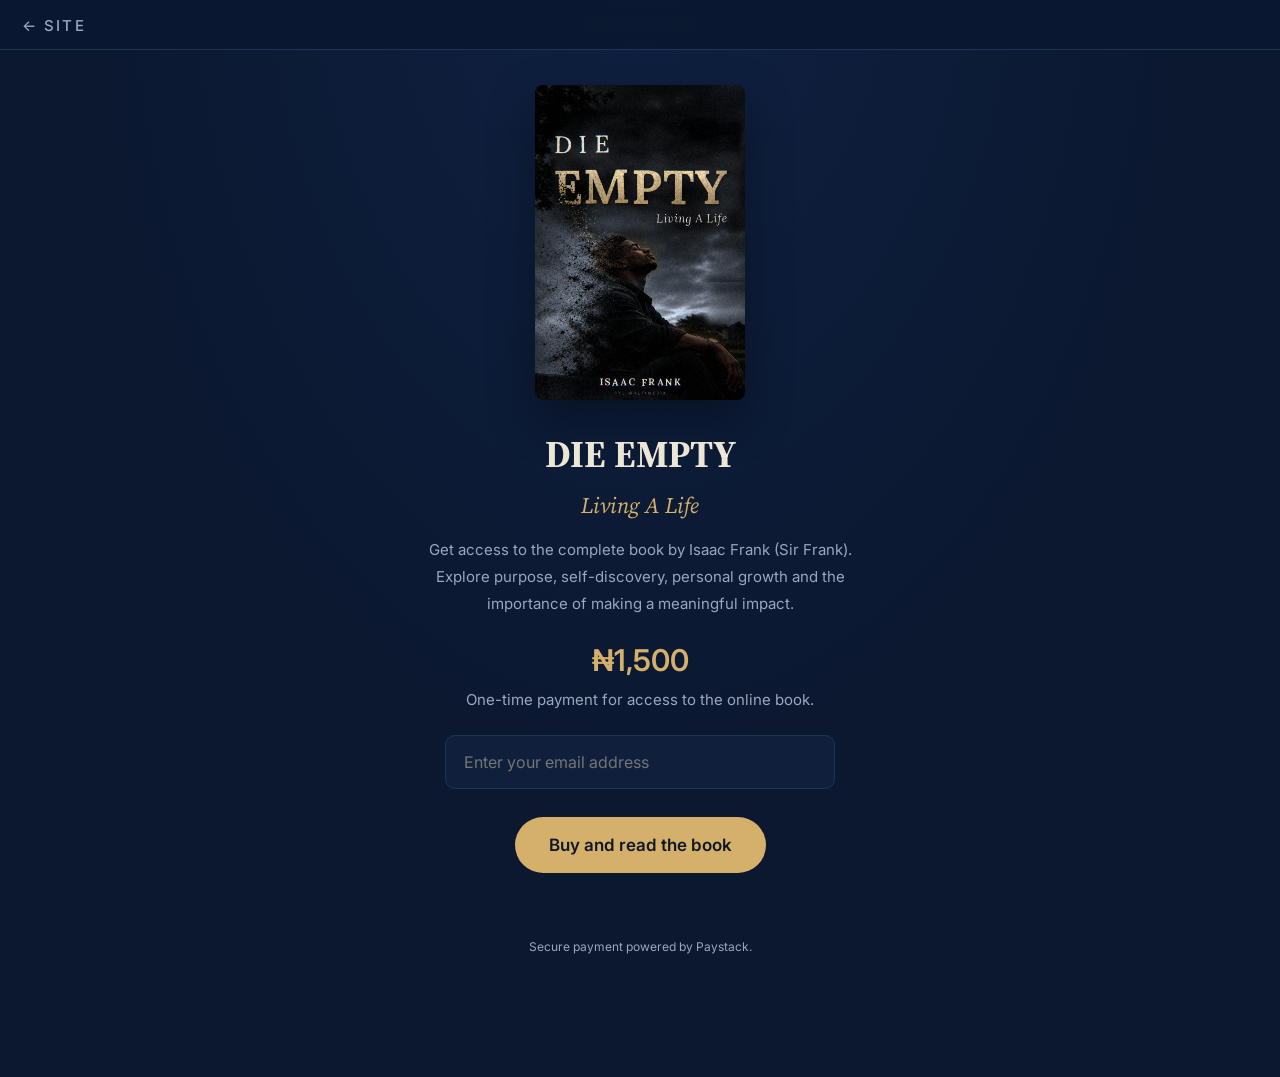
<file: read.html>
<!DOCTYPE html>
<html lang="en">
<head>
<meta charset="utf-8">
<meta name="viewport" content="width=device-width, initial-scale=1">

<title>DIE EMPTY (Living A Life) by Isaac Frank | Read Online</title>
<meta name="description" content="Read DIE EMPTY (Living A Life), a personal development book by Nigerian writer and poet Isaac Frank (Sir Frank). Explore ideas on purpose, self-discovery, personal growth and making a meaningful impact.">
<meta name="author" content="Isaac Frank">
<meta name="robots" content="index, follow, max-image-preview:large">
<link rel="canonical" href="https://sirfrank-dotcom.github.io/sirfrank/read.html">
<meta name="theme-color" content="#0b1830">

<meta property="og:type" content="book">
<meta property="og:title" content="DIE EMPTY (Living A Life) | Isaac Frank">
<meta property="og:description" content="Explore DIE EMPTY (Living A Life), a book by Isaac Frank (Sir Frank) about purpose, self-discovery, personal growth and making a meaningful impact.">
<meta property="og:url" content="https://sirfrank-dotcom.github.io/sirfrank/read.html">
<meta property="og:image" content="https://sirfrank-dotcom.github.io/sirfrank/die-empty-cover.jpg">
<meta property="og:image:alt" content="DIE EMPTY (Living A Life) book cover by Isaac Frank">
<meta property="og:site_name" content="Isaac Frank | Sir Frank">

<meta name="twitter:card" content="summary_large_image">
<meta name="twitter:title" content="DIE EMPTY (Living A Life) by Isaac Frank">
<meta name="twitter:description" content="Read DIE EMPTY, a personal development book by Isaac Frank (Sir Frank), exploring purpose, self-discovery and meaningful living.">
<meta name="twitter:image" content="https://sirfrank-dotcom.github.io/sirfrank/die-empty-cover.jpg">

<script type="application/ld+json">
{
  "@context": "https://schema.org",
  "@graph": [
    {
      "@type": "WebPage",
      "@id": "https://sirfrank-dotcom.github.io/sirfrank/read.html#webpage",
      "url": "https://sirfrank-dotcom.github.io/sirfrank/read.html",
      "name": "DIE EMPTY (Living A Life) by Isaac Frank",
      "description": "Read DIE EMPTY (Living A Life), a personal development book by Nigerian writer Isaac Frank.",
      "isPartOf": {
        "@type": "WebSite",
        "name": "Isaac Frank | Sir Frank",
        "url": "https://sirfrank-dotcom.github.io/sirfrank/"
      },
      "mainEntity": {
        "@id": "https://sirfrank-dotcom.github.io/sirfrank/read.html#book"
      }
    },
    {
      "@type": "Book",
      "@id": "https://sirfrank-dotcom.github.io/sirfrank/read.html#book",
      "name": "DIE EMPTY",
      "alternateName": "DIE EMPTY (Living A Life)",
      "author": {
        "@type": "Person",
        "name": "Isaac Frank",
        "alternateName": "Sir Frank",
        "url": "https://sirfrank-dotcom.github.io/sirfrank/"
      },
      "image": "https://sirfrank-dotcom.github.io/sirfrank/die-empty-cover.jpg",
      "description": "DIE EMPTY (Living A Life) is a personal development book about purpose, self-discovery, discovering one's abilities, overcoming obstacles and making a meaningful impact through the lives we touch.",
      "genre": [
        "Personal Development",
        "Self-Help",
        "Inspirational Literature"
      ],
      "inLanguage": "en",
      "url": "https://sirfrank-dotcom.github.io/sirfrank/read.html",
      "isAccessibleForFree": false
    }
  ]
}
</script>

<link rel="preconnect" href="https://fonts.googleapis.com">
<link rel="preconnect" href="https://fonts.gstatic.com" crossorigin>
<link href="https://fonts.googleapis.com/css2?family=Inter:wght@400;500;600&family=Source+Serif+4:ital,wght@0,400;0,600;0,700;1,400;1,600&display=swap" rel="stylesheet">

<style>
:root{--bg:#0b1830;--bg2:#0f2142;--ink:#ece6d6;--mute:#9aa7bd;--gold:#d4b06a;--line:#1f3358;--fs:19px;--serif:'Source Serif 4',Georgia,'Times New Roman',serif;--sans:'Inter',system-ui,-apple-system,'Segoe UI',Arial,sans-serif}
*{box-sizing:border-box}
html{scroll-behavior:smooth;scroll-padding-top:64px}
body{margin:0;background:radial-gradient(ellipse at 50% -10%,var(--bg2),var(--bg) 60%) fixed,var(--bg);color:var(--ink);font-family:var(--serif);min-height:100vh}
a{color:inherit;text-decoration:none}
.bar{position:sticky;top:0;z-index:5;display:flex;justify-content:space-between;align-items:center;padding:calc(env(safe-area-inset-top,0px) + 18px) 22px 16px;background:rgba(11,24,48,.94);backdrop-filter:blur(8px);border-bottom:1px solid var(--line);font:500 15px/1 var(--sans);letter-spacing:.14em;text-transform:uppercase;color:var(--mute)}
.bar div{display:flex;gap:26px}
.bar button{all:unset;cursor:pointer;letter-spacing:.14em;text-transform:uppercase}
.bar a:hover,.bar button:hover{color:var(--gold)}
#prog{position:fixed;left:0;top:0;height:3px;width:0;background:var(--gold);z-index:9}
main{max-width:640px;margin:0 auto;padding:0 22px 60px}
.hero{text-align:center;padding:48px 0 40px}
.hero h1{font-size:clamp(38px,11vw,60px);line-height:1.05;margin:0;font-weight:700;letter-spacing:.01em}
.hero .sub{font-style:italic;font-size:clamp(28px,8vw,40px);color:var(--gold);margin:18px 0 12px}
.hero .by{font:400 15px var(--sans);letter-spacing:.22em;text-transform:uppercase;color:var(--mute)}
.btn{display:inline-block;margin-top:28px;background:var(--gold);color:#101828;font:600 17px var(--sans);padding:18px 34px;border:0;border-radius:999px;cursor:pointer}
.btn:disabled{opacity:.6;cursor:wait}
.lbl{font:400 15px var(--sans);letter-spacing:.3em;text-transform:uppercase;color:var(--gold);margin:44px 0 14px}
.row{display:flex;align-items:baseline;gap:22px;padding:19px 6px;border-bottom:1px solid var(--line);font-size:26px}
.row i{font:normal 400 22px var(--serif);color:var(--gold);width:34px;flex:none}
.row span{flex:1}
.row small{font:400 17px var(--sans);color:var(--mute)}
.row:hover span,.row.on span{color:var(--gold)}
.endlink{display:block;margin-top:40px;text-align:center;font:500 14px var(--sans);letter-spacing:.2em;text-transform:uppercase;color:var(--mute)}
.top{padding:44px 0 8px}
.top .n{font:400 14px var(--sans);letter-spacing:.3em;text-transform:uppercase;color:var(--gold)}
.top h2{font-size:clamp(32px,9vw,46px);line-height:1.12;margin:12px 0 8px;font-weight:700}
.top .m{font:400 15px var(--sans);color:var(--mute)}
.top hr{border:0;border-top:1px solid var(--line);margin:26px 0 8px}
.body{font-size:var(--fs);line-height:1.85}
.body p{margin:0 0 1.15em}
.body blockquote{margin:1.6em 0;padding:4px 0 4px 20px;border-left:3px solid var(--gold);font-style:italic;font-size:1.06em;color:#f4eee0}
.body .sub{text-align:center;color:var(--gold);font-style:italic}
.body .sig{color:var(--mute);font-style:italic;margin-top:2em}
.pn{display:flex;gap:14px;margin-top:44px}
.pn a{flex:1;text-align:center;border:1px solid var(--line);border-radius:14px;padding:18px 10px;font:500 15px var(--sans);color:var(--mute)}
.pn a.go{background:var(--gold);border-color:var(--gold);color:#101828;font-weight:600}
.pn a:hover{border-color:var(--gold)}
.hid{display:none!important}

#purchase{padding:35px 0 60px;text-align:center}
#purchase .cover{width:min(210px,65%);height:auto;border-radius:8px;box-shadow:0 18px 45px rgba(0,0,0,.35);margin:0 auto 28px;display:block}
#purchase h2{font-size:clamp(28px,8vw,38px);margin:0 0 10px}
#purchase .description{color:var(--mute);font:400 15px/1.8 var(--sans);max-width:470px;margin:0 auto}
.price{font:600 30px var(--sans);color:var(--gold);margin:25px 0 8px}
#email{display:block;width:100%;max-width:390px;margin:22px auto 0;padding:16px 18px;border:1px solid var(--line);border-radius:10px;background:#101f3b;color:var(--ink);font:16px var(--sans);outline:none}
#email:focus{border-color:var(--gold)}
#status{min-height:26px;margin:18px auto 0;color:var(--mute);font:14px/1.6 var(--sans);max-width:440px}
#status.error{color:#ff9b9b}
#status.success{color:#a8dfb0}
.smallnote{font:12px/1.7 var(--sans);color:var(--mute);margin-top:20px}
#retry{display:none;margin:12px auto 0;background:transparent;border:1px solid var(--gold);color:var(--gold);border-radius:30px;padding:12px 22px;font:14px var(--sans);cursor:pointer}
#retry.show{display:inline-block}
#retry:disabled{opacity:.6;cursor:wait}

@media(max-width:480px){
  .bar{padding-left:16px;padding-right:16px}
  .bar div{gap:16px}
  main{padding-left:18px;padding-right:18px}
  .row{font-size:22px;gap:14px}
  .row small{font-size:14px}
  .pn{gap:9px}
  .pn a{font-size:13px;padding:15px 7px}
}
</style>
</head>

<body>
<div id="prog"></div>

<header class="bar">
  <a href="./">&larr; Site</a>
  <div>
    <button id="toc" class="hid" type="button">Contents</button>
    <button id="aa" class="hid" type="button" aria-label="Text size">Aa</button>
  </div>
</header>

<main>
<section id="purchase">
  <img class="cover" src="die-empty-cover.jpg" alt="DIE EMPTY (Living A Life) book cover">
  <h2>DIE EMPTY</h2>
  <div style="color:var(--gold);font-style:italic;font-size:22px;margin-bottom:16px">Living A Life</div>
  <p class="description">Get access to the complete book by Isaac Frank (Sir Frank). Explore purpose, self-discovery, personal growth and the importance of making a meaningful impact.</p>
  <div class="price">₦1,500</div>
  <p class="description">One-time payment for access to the online book.</p>

  <input id="email" type="email" placeholder="Enter your email address" autocomplete="email" required>
  <button class="btn" id="buy" type="button">Buy and read the book</button>

  <div id="status" role="status" aria-live="polite"></div>
  <button id="retry" type="button">Retry access</button>
  <div class="smallnote">Secure payment powered by Paystack.</div>
</section>

<section id="home" class="hid">
  <div class="hero">
    <h1>DIE EMPTY</h1>
    <div class="sub">Living A Life</div>
    <div class="by">By Isaac Frank</div>
    <a class="btn" id="start" href="#introduction">Start reading</a>
  </div>

  <div class="lbl">Before you begin</div>
  <div id="g-front"></div>

  <div class="lbl" id="chapters">The chapters</div>
  <div id="g-chapters"></div>

  <div class="lbl">Short inspirational articles</div>
  <div id="g-articles"></div>

  <a class="endlink" id="g-end" href="#about-the-author">About the author</a>
</section>

<article id="reader" class="hid">
  <div class="top">
    <div class="n" id="rn"></div>
    <h2 id="rt"></h2>
    <div class="m" id="rm"></div>
    <hr>
  </div>
  <div class="body" id="rb"></div>
  <nav class="pn" id="pn"></nav>
</article>
</main>

<script src="https://js.paystack.co/v1/inline.js"></script>

<script>
(function(){
"use strict";

/* Supabase project details */
var SUPABASE_URL = "https://vwoypamvutbgmogepisa.supabase.co";
var SUPABASE_PUBLISHABLE_KEY = "sb_publishable_SuMugPRjI7wbWMT49LLyGw_59HXSjc1";

/* Paystack public test key */
var PAYSTACK_PUBLIC_KEY = "pk_test_92205f66fd45931741b3db33bd0cf6282fabcd5f";

/* Book payment details */
var BOOK_SLUG = "die-empty";
var BOOK_AMOUNT = 150000;

var $ = function(id){ return document.getElementById(id); };

var statusBox = $("status");
var buyButton = $("buy");
var retryButton = $("retry");
var emailInput = $("email");

var accessToken = null;
var bookLoaded = false;
var paymentFinished = false;

function setStatus(message,type){
  statusBox.textContent = message || "";
  statusBox.className = type || "";
}

function setBusy(busy,label){
  buyButton.disabled = busy;
  buyButton.textContent = label || (busy ? "Please wait..." : "Buy and read the book");
}

function saveValue(key,value){
  try{ localStorage.setItem(key,value); }catch(e){}
}

function getValue(key){
  try{ return localStorage.getItem(key); }catch(e){ return null; }
}

function removeValue(key){
  try{ localStorage.removeItem(key); }catch(e){}
}

/* Calls the protected Supabase Edge Functions. */
async function callFunction(functionName,payload){
  var response;

  try{
    response = await fetch(
      SUPABASE_URL + "/functions/v1/" + functionName,
      {
        method:"POST",
        headers:{
          "Content-Type":"application/json",
          "apikey":SUPABASE_PUBLISHABLE_KEY
        },
        body:JSON.stringify(payload)
      }
    );
  }catch(error){
    throw new Error("Could not connect. Please check your internet connection and try again.");
  }

  var data;

  try{
    data = await response.json();
  }catch(error){
    throw new Error("The server returned an unreadable response. Please try again.");
  }

  if(!response.ok || data.success === false){
    throw new Error(data.error || data.message || "The request could not be completed.");
  }

  return data;
}

function showReader(){
  $("purchase").classList.add("hid");
  $("home").classList.remove("hid");
  $("reader").classList.add("hid");
  $("toc").classList.remove("hid");
  $("aa").classList.remove("hid");
}

function showPurchase(){
  $("purchase").classList.remove("hid");
  $("home").classList.add("hid");
  $("reader").classList.add("hid");
  $("toc").classList.add("hid");
  $("aa").classList.add("hid");
}

/* Loads the three private book files returned by clever-handler. */
function executeBookFiles(files){
  var names = ["book-1.js","book-2.js","book-3.js"];

  if(!files || !files["book-1.js"] || !files["book-2.js"] || !files["book-3.js"]){
    throw new Error("The book files could not be retrieved. Please contact the website owner.");
  }

  window.BOOK = [];

  names.forEach(function(name){
    var source = files[name];

    if(typeof source !== "string" || !source.trim()){
      throw new Error("A book section is missing. Please contact the website owner.");
    }

    new Function("window", source)(window);
  });

  if(!Array.isArray(window.BOOK) || !window.BOOK.length){
    throw new Error("The book content could not be loaded. Please try again.");
  }

  initializeReader();
  bookLoaded = true;
}

/* Authorise a verified Paystack purchase. */
async function authorisePurchase(reference,email){
  var result = await callFunction("clever-handler",{
    action:"authorize",
    reference:reference,
    email:email
  });

  if(!result.token){
    throw new Error("Payment was received, but access could not be authorised. Please retry access.");
  }

  accessToken = result.token;
  saveValue("de-access-token",accessToken);
  saveValue("de-payment-reference",reference);
  saveValue("de-customer-email",email);

  return accessToken;
}

/* Retrieve the book only after the backend approves the access token. */
async function retrieveBook(token){
  var result = await callFunction("clever-handler",{
    action:"read",
    token:token
  });

  if(!result.files){
    throw new Error("Your access was confirmed, but the book could not be delivered. Please retry.");
  }

  executeBookFiles(result.files);
  showReader();
  setStatus("");
  retryButton.classList.remove("show");

  if(location.hash && location.hash !== "#"){
    window.route();
  }else{
    location.hash = "contents";
  }
}

/* Restore previously purchased access. */
async function restoreAccess(){
  var savedToken = getValue("de-access-token");
  var savedReference = getValue("de-payment-reference");
  var savedEmail = getValue("de-customer-email");

  if(savedToken){
    try{
      setStatus("Checking your book access...");
      await retrieveBook(savedToken);
      return true;
    }catch(error){
      accessToken = null;
      removeValue("de-access-token");
    }
  }

  if(savedReference && savedEmail){
    try{
      setStatus("Restoring your previous purchase...");
      var token = await authorisePurchase(savedReference,savedEmail);
      await retrieveBook(token);
      return true;
    }catch(error){
      setStatus(error.message || "Your previous purchase could not be restored.","error");
      retryButton.classList.add("show");
      return false;
    }
  }

  setStatus("");
  return false;
}

/* Retry access by verifying the original transaction again. */
async function retryPreviousPurchase(){
  var reference = getValue("de-payment-reference");
  var email = getValue("de-customer-email");

  if(!reference || !email){
    setStatus(
      "No previous purchase was found on this browser. Please enter your email and contact support if you have already paid.",
      "error"
    );
    return;
  }

  try{
    retryButton.disabled = true;
    retryButton.textContent = "Verifying payment...";
    setStatus("Checking your previous payment with Paystack...");

    /* Reverify the original transaction.
       The processor recognises an already-recorded purchase. */
    var verification = await callFunction("clever-processor",{
      reference:reference,
      book_slug:BOOK_SLUG,
      customer_email:email
    });

    if(!verification.success){
      throw new Error("Your payment could not be verified.");
    }

    /* Authorise access to the purchased book. */
    setStatus("Payment confirmed. Restoring your access...","success");

    var token = await authorisePurchase(reference,email);

    /* Retrieve the protected book files. */
    await retrieveBook(token);

  }catch(error){
    console.error("Retry access error:",error);

    setStatus(
      error.message || "We could not restore your access. Please try again.",
      "error"
    );

    retryButton.classList.add("show");

  }finally{
    retryButton.disabled = false;
    retryButton.textContent = "Retry access";
  }
}

/* Paystack payment flow. */
function beginPayment(){
  var email = emailInput.value.trim().toLowerCase();

  if(!email || !/^[^\s@]+@[^\s@]+\.[^\s@]+$/.test(email)){
    setStatus("Please enter a valid email address before making payment.","error");
    emailInput.focus();
    return;
  }

  if(!window.PaystackPop){
    setStatus("The payment service could not load. Please refresh the page and try again.","error");
    return;
  }

  paymentFinished = false;
  retryButton.classList.remove("show");
  setBusy(true,"Opening secure payment...");
  setStatus("Connecting to Paystack...");

  try{
    var handler = PaystackPop.setup({
      key:PAYSTACK_PUBLIC_KEY,
      email:email,
      amount:BOOK_AMOUNT,
      currency:"NGN",
      ref:"DE_" + Date.now() + "_" + Math.floor(Math.random()*1000000),

      callback:function(response){
        paymentFinished = true;
        completePayment(response.reference,email);
      },

      onClose:function(){
        if(!paymentFinished){
          setBusy(false);
          setStatus("Payment window closed. No payment has been confirmed.");
        }
      }
    });

    handler.openIframe();

  }catch(error){
    setBusy(false);
    setStatus("Unable to open the payment window. Please try again.","error");
  }
}

async function completePayment(reference,email){
  paymentFinished = true;
  setBusy(true,"Verifying payment...");
  setStatus("Payment submitted. Verifying your transaction securely...");

  /* Save the reference so the customer can retry delivery if needed. */
  saveValue("de-payment-reference",reference);
  saveValue("de-customer-email",email);

  try{
    var verification = await callFunction("clever-processor",{
      reference:reference,
      book_slug:BOOK_SLUG,
      customer_email:email
    });

    if(!verification.success){
      throw new Error(verification.error || "Payment verification failed.");
    }

    setStatus("Payment verified. Preparing your book...","success");

    var token = await authorisePurchase(reference,email);
    await retrieveBook(token);

  }catch(error){
    setBusy(false);

    setStatus(
      "We could not complete book delivery: " + error.message +
      " Your payment reference is " + reference +
      ". Please use Retry access before attempting another payment.",
      "error"
    );

    retryButton.classList.add("show");
  }
}

/* Reader functions are created after the protected files arrive. */
function initializeReader(){
  var D = window.BOOK || [];
  var by = {};

  D.forEach(function(s,i){
    s.i = i;
    by[s.id] = s;
  });

  function store(k,v){
    try{
      if(v === undefined) return localStorage.getItem(k);
      localStorage.setItem(k,v);
    }catch(e){
      return null;
    }
  }

  var sizes = [17,19,21,24];
  var si = parseInt(store("de-size"),10);

  if(!(si >= 0 && si < 4)) si = 1;

  function applySize(){
    document.documentElement.style.setProperty("--fs",sizes[si]+"px");
  }

  applySize();

  $("aa").onclick = function(){
    si = (si+1)%4;
    applySize();
    store("de-size",si);
  };

  ["front","chapters","articles"].forEach(function(g){
    var n = 0;
    var html = "";

    D.forEach(function(s){
      if(s.g !== g) return;

      n++;

      html += '<a class="row" href="#'+s.id+'"><i>'+
        (g === "chapters" ? ("0"+n).slice(-2) : "·")+
        '</i><span>'+s.title+'</span><small>'+s.min+' min</small></a>';
    });

    $("g-"+g).innerHTML = html;
  });

  function progress(){
    var h = document.documentElement;
    var max = h.scrollHeight-h.clientHeight;

    $("prog").style.width =
      (max > 0 && !$("reader").classList.contains("hid")
        ? h.scrollTop/max*100 : 0)+"%";
  }

  window.route = function(){
    var id = location.hash.slice(1);
    var s = by[id];

    if(s){
      $("home").classList.add("hid");
      $("reader").classList.remove("hid");

      var chapterNumber = D.filter(function(x){
        return x.g === "chapters" && x.i <= s.i;
      }).length;

      $("rn").textContent =
        s.g === "chapters" ? "Chapter "+("0"+chapterNumber).slice(-2) :
        s.g === "articles" ? "Short article" :
        s.g === "end" ? "The author" : "Before you begin";

      $("rt").textContent = s.title;
      $("rm").textContent = s.min+" min read";
      $("rb").innerHTML = s.html;

      var previous = D[s.i-1];
      var next = D[s.i+1];

      $("pn").innerHTML =
        (previous
          ? '<a href="#'+previous.id+'">&larr; '+previous.title+'</a>'
          : '<a href="#contents">Contents</a>')+
        (next
          ? '<a class="go" href="#'+next.id+'">Next: '+next.title+' &rarr;</a>'
          : '<a class="go" href="#contents">Back to contents</a>');

      window.scrollTo(0,0);
      store("de-last",id);

    }else{
      $("reader").classList.add("hid");
      $("home").classList.remove("hid");

      if(id === "contents"){
        setTimeout(function(){
          $("chapters").scrollIntoView();
        },30);
      }else{
        window.scrollTo(0,0);
      }
    }

    progress();
  };

  $("toc").onclick = function(){
    if(location.hash === "#contents"){
      window.route();
    }else{
      location.hash = "contents";
    }
  };

  window.addEventListener("hashchange",window.route);
  window.addEventListener("scroll",progress,{passive:true});

  window.route();
}

/* Connect the page controls. */
buyButton.addEventListener("click",beginPayment);
retryButton.addEventListener("click",retryPreviousPurchase);

/* Start with the purchase gate. */
showPurchase();
setBusy(false);

restoreAccess().then(function(restored){
  if(!restored && !getValue("de-payment-reference")){
    setStatus("");
  }
});

})();
</script>

</body>
</html>
</file>
<file: styles.css>
*{box-sizing:border-box}
html{scroll-behavior:smooth}
body{margin:0;background:#f7f8fa;color:#17243a;font-family:"DM Sans",sans-serif;line-height:1.65}
a{color:inherit;text-decoration:none}
.site-header{height:82px;padding:0 7vw;display:flex;align-items:center;justify-content:space-between;background:#0b1830;color:#fff;position:sticky;top:0;z-index:10;border-bottom:1px solid #ffffff18}
.brand{display:flex;align-items:center;gap:12px;letter-spacing:.16em;font-size:12px}
.brand span{display:grid;place-items:center;width:35px;height:35px;border:1px solid #caa85b;color:#d9bc78;font-family:"Playfair Display";font-size:14px;letter-spacing:0}
.site-header nav{display:flex;align-items:center;gap:34px;font-size:12px;color:#dce2ed}
.site-header nav a:hover,.social-links a:hover{color:#d9bc78}
.nav-contact{border:1px solid #caa85b;padding:10px 16px}
.menu-toggle{display:none;background:none;color:white;border:0;font-size:24px}
.hero{min-height:660px;background:#0b1830;color:#fff;padding:105px 11vw 80px;position:relative;display:grid;grid-template-columns:1.25fr .75fr;align-items:center;gap:8%;overflow:hidden}
.hero-glow{position:absolute;width:540px;height:540px;border-radius:50%;background:#caa85b0d;filter:blur(2px);right:8%;top:10%}
.hero-copy,.hero-card{position:relative;z-index:1}
.eyebrow{font-size:10px;letter-spacing:.22em;font-weight:700;color:#d9bc78}
.eyebrow span{display:inline-block;width:23px;height:1px;background:#d9bc78;vertical-align:middle;margin-right:10px}
.hero h1,h2{font-family:"Playfair Display",serif;font-weight:600;line-height:1.12;letter-spacing:-.025em}
.hero h1{font-size:clamp(48px,6vw,78px);margin:24px 0}
.hero h1 em,h2 em{font-style:normal;color:#d9bc78}
.hero-intro{max-width:570px;color:#c6cedb;font-size:16px}
.hero-intro strong{color:white}
.hero-actions{display:flex;align-items:center;gap:28px;margin-top:34px}
.button{display:inline-flex;align-items:center;gap:25px;padding:14px 20px;font-size:12px;font-weight:700}
.button-gold{background:#d4b46d;color:#111d31}
.button-gold:hover{background:#e5ca8b}
.text-link{font-size:12px;color:#e5eaf2}
.hero-note{display:flex;align-items:center;gap:12px;margin-top:72px;color:#8491a5;font-size:11px}
.note-line{width:35px;height:1px;background:#d9bc78}
.hero-card{height:280px;max-width:360px;width:100%;justify-self:center;position:relative;overflow:hidden;border:1px solid #d9bc7859;background:#142746;box-shadow:24px 24px 0 #d9bc7812}
.hero-card>img{display:block;width:100%;height:100%;object-fit:cover;object-position:48% center}
.hero-card:after{content:"";position:absolute;inset:45% 0 0;background:linear-gradient(transparent,#0b1830d9);pointer-events:none}
.card-bottom{position:absolute;z-index:1;bottom:22px;left:24px;right:24px;display:flex;justify-content:space-between;gap:10px;font-size:8px;letter-spacing:.16em;color:#fff}
.hero-index{position:absolute;right:7vw;bottom:28px;font-size:10px;letter-spacing:.2em;color:#8794a8}
.section{padding:110px 11vw;display:grid;grid-template-columns:.5fr 1.5fr;gap:8%}
.section-label{font-size:10px;letter-spacing:.17em;color:#9a7a37;font-weight:700}
.section-content{max-width:800px}
.dark{color:#9a7a37}
h2{font-size:clamp(38px,4.5vw,58px);margin:16px 0 28px}
.lead{font-size:20px;line-height:1.55;color:#263650;max-width:730px}
.section-content>p:not(.eyebrow):not(.lead){color:#647086;max-width:730px;font-size:14px}
.values{display:flex;gap:45px;margin-top:45px;border-top:1px solid #dfe3e9;padding-top:25px}
.values div{display:flex;flex-direction:column;gap:8px;font-size:12px}
.values b{font-size:11px;color:#b18d45}
.expertise-section,.journey-section{background:#0b1830;color:#fff;padding:100px 11vw;display:grid;grid-template-columns:.5fr 1.5fr;gap:8%}
.expertise-main,.journey-main{max-width:850px}
.expertise-main h2{margin-bottom:45px}
.skill-grid{display:grid;grid-template-columns:1fr 1fr;gap:0 40px}
.skill-grid article{border-top:1px solid #ffffff2b;padding:24px 0 28px}
.skill-grid article>span{font-size:10px;color:#d9bc78}
.skill-grid h3{font-family:"Playfair Display";font-size:20px;font-weight:600;margin:9px 0}
.skill-grid p{font-size:12px;color:#aeb9ca;margin:0;max-width:340px}
.work-section{background:#fff}
.work-list{margin-top:42px}
.work-item{display:grid;grid-template-columns:45px 1fr 30px;gap:20px;padding:27px 0;border-top:1px solid #e3e6eb;align-items:start}
.work-no{font-family:"Playfair Display";color:#b18d45;font-size:18px}
.work-type{font-size:9px;letter-spacing:.15em;color:#a17e3c;margin:0 0 5px}
.work-item h3{font-family:"Playfair Display";font-size:22px;margin:0 0 8px}
.work-item p:last-child{font-size:12px;color:#68758a;margin:0;max-width:650px}
.work-mark{color:#b18d45}
.journey-section{background:#f0f2f5;color:#17243a}
.timeline{margin-top:40px}
.timeline-item{display:grid;grid-template-columns:130px 1fr;gap:25px;padding:22px 0;border-top:1px solid #d7dce4}
.timeline-item>span{font-size:10px;letter-spacing:.1em;color:#9b7938;font-weight:700;padding-top:5px}
.timeline-item h3{font-family:"Playfair Display";font-size:18px;margin:0 0 4px}
.timeline-item p{font-size:12px;color:#667286;margin:0}
.quote-section{background:#d9bc78;text-align:center;padding:90px 12vw;color:#0b1830}
.quote-section .eyebrow{color:#4b3c1e}
.quote-section blockquote{font-family:"Playfair Display";font-size:clamp(27px,4vw,45px);line-height:1.3;max-width:850px;margin:25px auto}
.quote-section>span{font-size:10px;letter-spacing:.2em;font-weight:700}
.contact-section{background:#0b1830;color:#fff;padding:105px 11vw;display:grid;grid-template-columns:.5fr 1.5fr;gap:8%}
.contact-main{max-width:800px}
.contact-main h2{font-size:clamp(42px,5vw,64px)}
.contact-intro{color:#aeb9ca;max-width:530px;font-size:14px;margin:0 0 30px}
.social-links{display:flex;gap:28px;margin-top:45px;padding-top:22px;border-top:1px solid #ffffff2b;max-width:540px}
.social-links a{font-size:11px;color:#dce2ed}
.social-links span{color:#d9bc78;margin-left:5px}
footer{background:#081326;color:#aeb9ca;padding:25px 7vw;display:flex;align-items:center;justify-content:space-between;font-size:10px}
footer .brand{color:#fff}
footer p{margin:0}
.back-top{color:#d9bc78}

/* TABLET AND MOBILE RESPONSIVENESS */
@media(max-width:760px){
.site-header{height:70px;padding:0 6vw}
.menu-toggle{display:block}
.site-header nav{display:none;position:absolute;top:70px;left:0;right:0;background:#0b1830;padding:20px 7vw 28px;flex-direction:column;align-items:flex-start;gap:18px}
.site-header nav.open{display:flex}
.hero{padding:75px 7vw 85px;grid-template-columns:1fr;gap:50px}
.hero h1{font-size:53px}
.hero-card{justify-self:start;height:280px;max-width:100%}
.hero-note{margin-top:45px}
.section,.expertise-section,.journey-section,.contact-section{padding:75px 7vw;grid-template-columns:1fr;gap:25px}
.section-label{margin-bottom:4px}
.values{gap:18px;flex-wrap:wrap}
.values div{min-width:120px}
.skill-grid{grid-template-columns:1fr}
.work-item{grid-template-columns:30px 1fr 20px;gap:12px}
.timeline-item{grid-template-columns:95px 1fr;gap:15px}
.quote-section{padding:70px 8vw}
.social-links{gap:18px;flex-wrap:wrap}
footer{padding:24px 7vw;gap:15px;flex-wrap:wrap}
footer p{order:3;width:100%}
}

/* EXTRA MOBILE OPTIMISATION */
@media(max-width:480px){

body{
overflow-x:hidden;
}

.brand{
font-size:10px;
gap:8px;
letter-spacing:.12em;
}

.hero{
padding:65px 6vw 75px;
gap:38px;
}

.hero h1{
font-size:clamp(38px,11vw,46px);
line-height:1.15;
overflow-wrap:break-word;
}

.hero-intro{
font-size:14px;
}

.hero-actions{
flex-wrap:wrap;
gap:15px;
}

.button{
padding:13px 15px;
gap:12px;
}

.hero-note{
font-size:10px;
margin-top:35px;
}

.hero-card{
width:100%;
height:auto;
aspect-ratio:4 / 3;
}

.section,
.expertise-section,
.journey-section,
.contact-section{
padding:65px 6vw;
}

h2{
font-size:clamp(34px,9vw,42px);
}

.lead{
font-size:17px;
}

.values{
gap:22px;
}

.skill-grid{
gap:0;
}

.work-item{
grid-template-columns:25px minmax(0,1fr) 15px;
gap:10px;
}

.work-item h3{
font-size:19px;
}

.timeline-item{
grid-template-columns:80px minmax(0,1fr);
gap:12px;
}

.quote-section{
padding:65px 7vw;
}

.contact-main h2{
font-size:clamp(36px,10vw,48px);
}

.social-links{
gap:18px;
}

footer{
padding:25px 6vw;
}
}

/* VERY SMALL PHONES */
@media(max-width:360px){

.hero h1{
font-size:36px;
}

.button{
font-size:11px;
}

.timeline-item{
grid-template-columns:70px minmax(0,1fr);
gap:9px;
}

.social-links{
gap:12px;
}

}
</file>
<file: books.css>
/* ============ BOOKS SECTION — append to the bottom of styles.css ============ */
.books-section{
  --b-bg:#0b1830; --b-gold:#d4b06a; --b-text:#e9e5da; --b-muted:#a9b2c3;
  background:var(--b-bg); color:var(--b-text);
  padding:clamp(4rem,9vw,7rem) clamp(1.25rem,5vw,4rem);
}
.books-inner{max-width:1100px;margin:0 auto}
.books-label{letter-spacing:.18em;font-size:.78rem;color:var(--b-gold);margin:0 0 2.5rem}

.book-feature{
  display:grid; grid-template-columns:minmax(220px,340px) 1fr;
  gap:clamp(2rem,5vw,4.5rem); align-items:center;
}
.book-cover{display:block;justify-self:center;max-width:340px;width:100%}
.book-cover img{
  display:block;width:100%;height:auto;border-radius:3px;
  box-shadow:0 30px 60px -20px rgba(0,0,0,.7),0 0 0 1px rgba(255,255,255,.06);
  transform:rotate(-1.2deg); transition:transform .4s ease;
}
.book-cover:hover img,.book-cover:focus-visible img{transform:rotate(0) translateY(-4px)}

.books-tag{letter-spacing:.16em;font-size:.72rem;color:var(--b-gold);margin:0 0 .8rem}
.book-info h2{
  font-family:"Playfair Display",Georgia,serif;font-weight:700;
  font-size:clamp(2.6rem,7vw,4.6rem);line-height:1;margin:0;letter-spacing:.02em;
}
.book-subtitle{
  font-family:"Playfair Display",Georgia,serif;font-style:italic;
  font-size:clamp(1.2rem,3vw,1.7rem);color:var(--b-gold);margin:.4rem 0 1.4rem;
}
.book-blurb{max-width:52ch;line-height:1.7;color:var(--b-muted);margin:0 0 1rem}
.book-author{letter-spacing:.14em;font-size:.8rem;margin:0 0 1.8rem}

.book-secondary{
  margin-top:clamp(3rem,6vw,4.5rem);padding-top:2rem;
  border-top:1px solid rgba(255,255,255,.12);max-width:60ch;
}
.book-secondary h3{font-family:"Playfair Display",Georgia,serif;font-size:1.6rem;margin:0 0 .6rem}
.book-secondary p{color:var(--b-muted);line-height:1.7;margin:0 0 1rem}
.books-link{color:var(--b-gold);text-decoration:none;border-bottom:1px solid currentColor;padding-bottom:2px}
.books-link:hover{opacity:.8}

@media (max-width:760px){
  .book-feature{grid-template-columns:1fr;text-align:left}
  .book-cover{max-width:260px}
}
@media (prefers-reduced-motion:reduce){.book-cover img{transition:none}}
</file>
